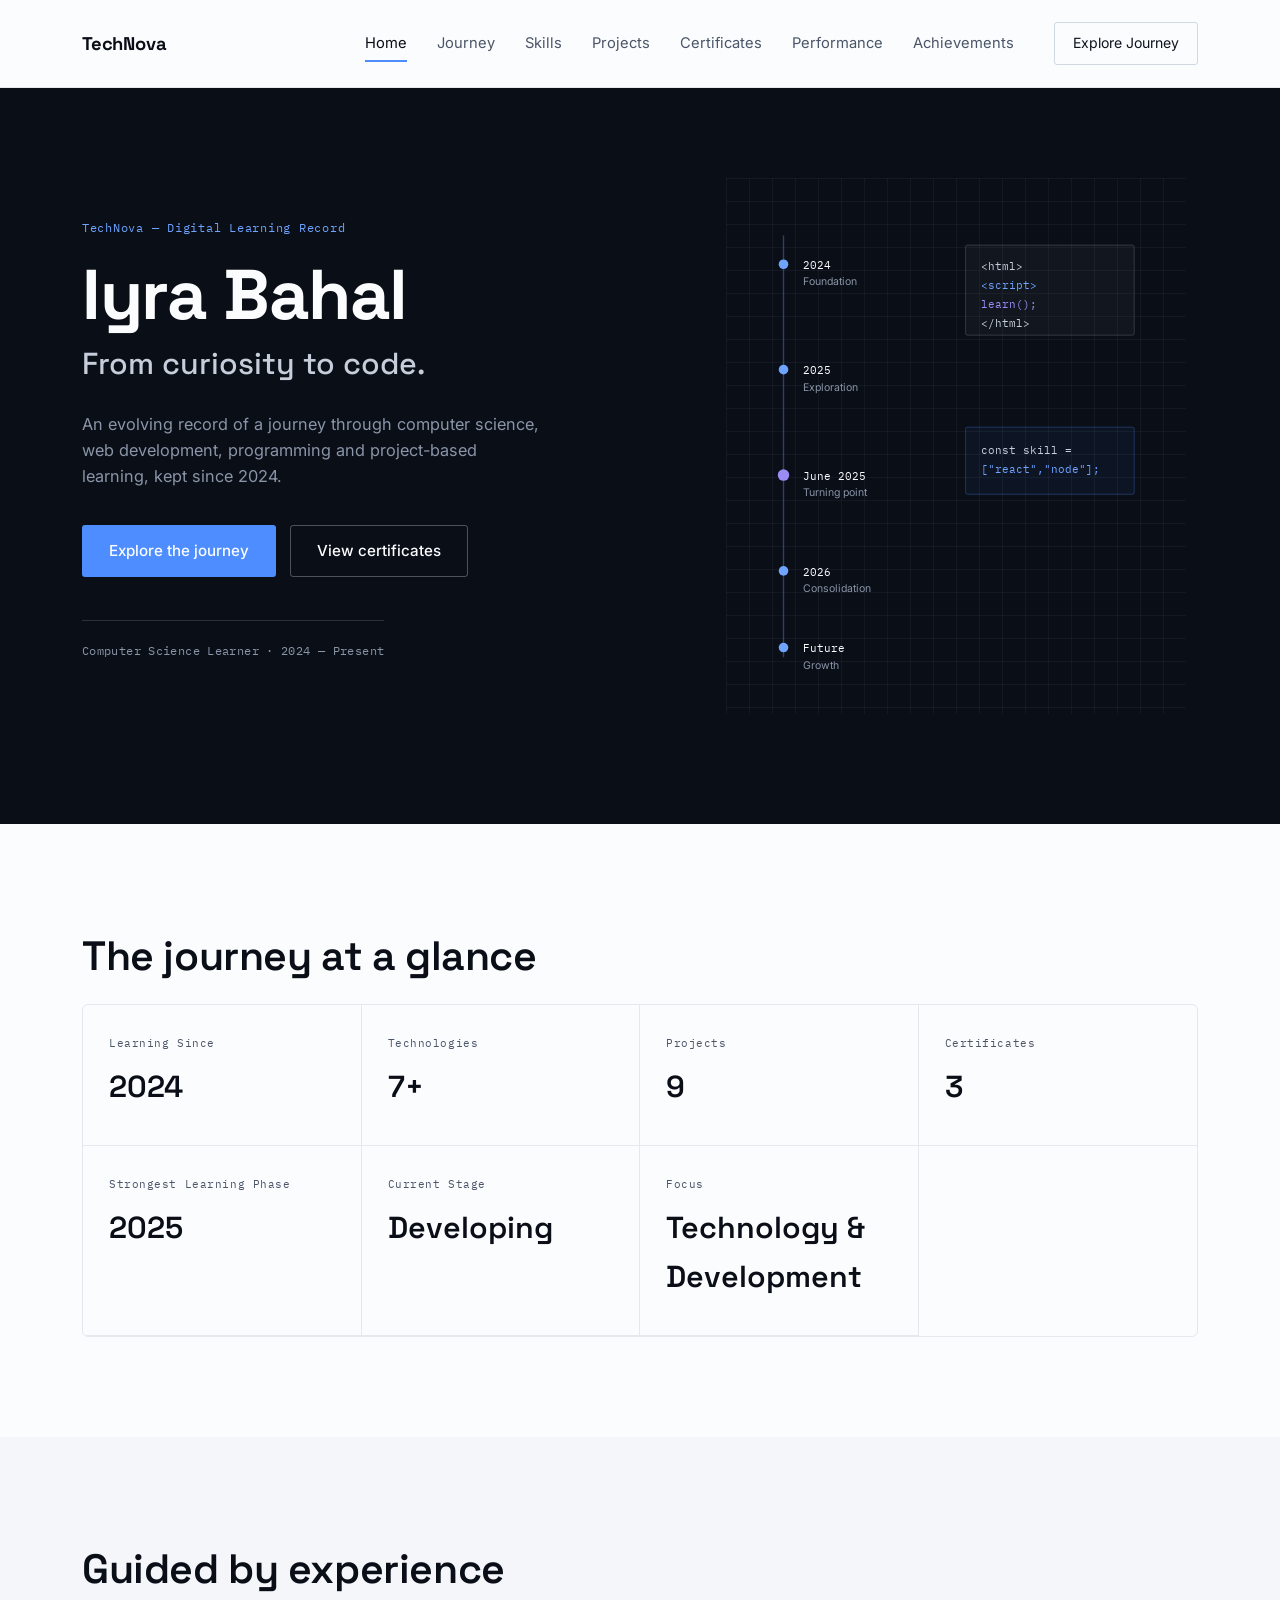
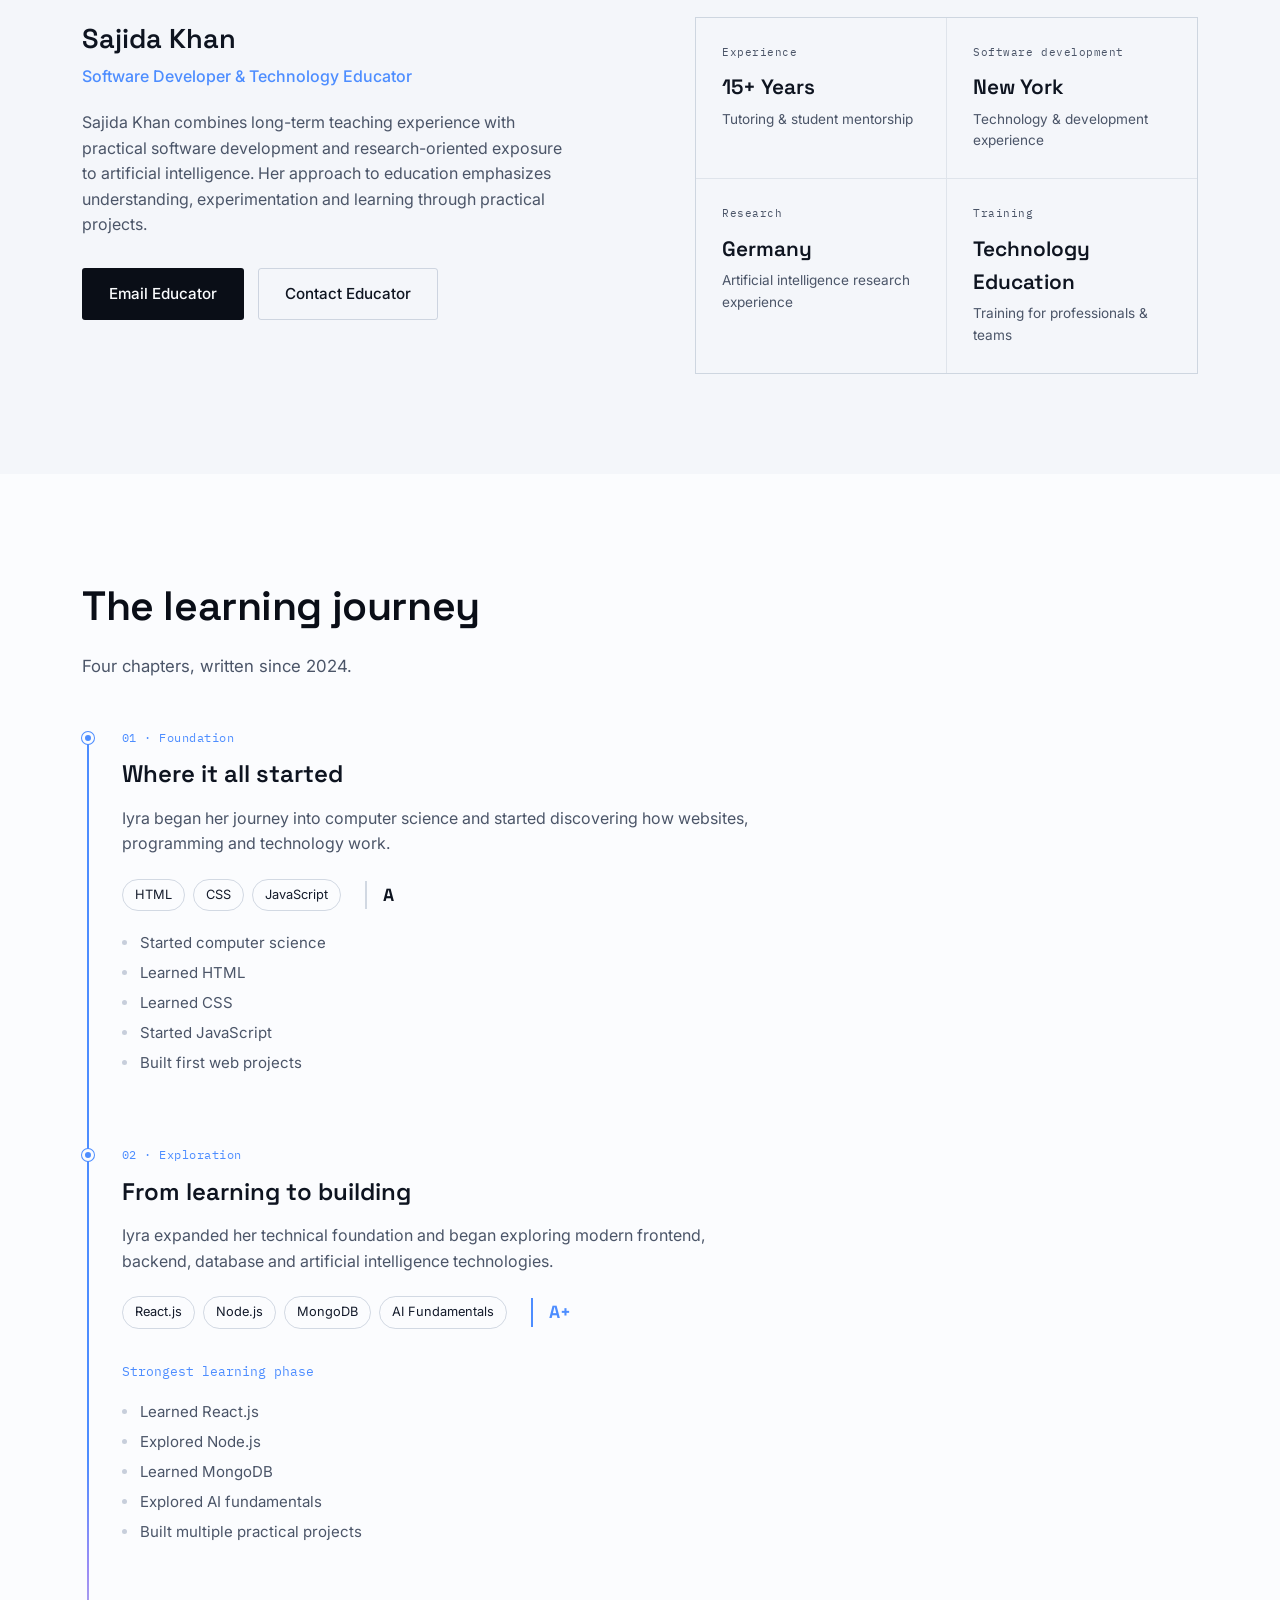
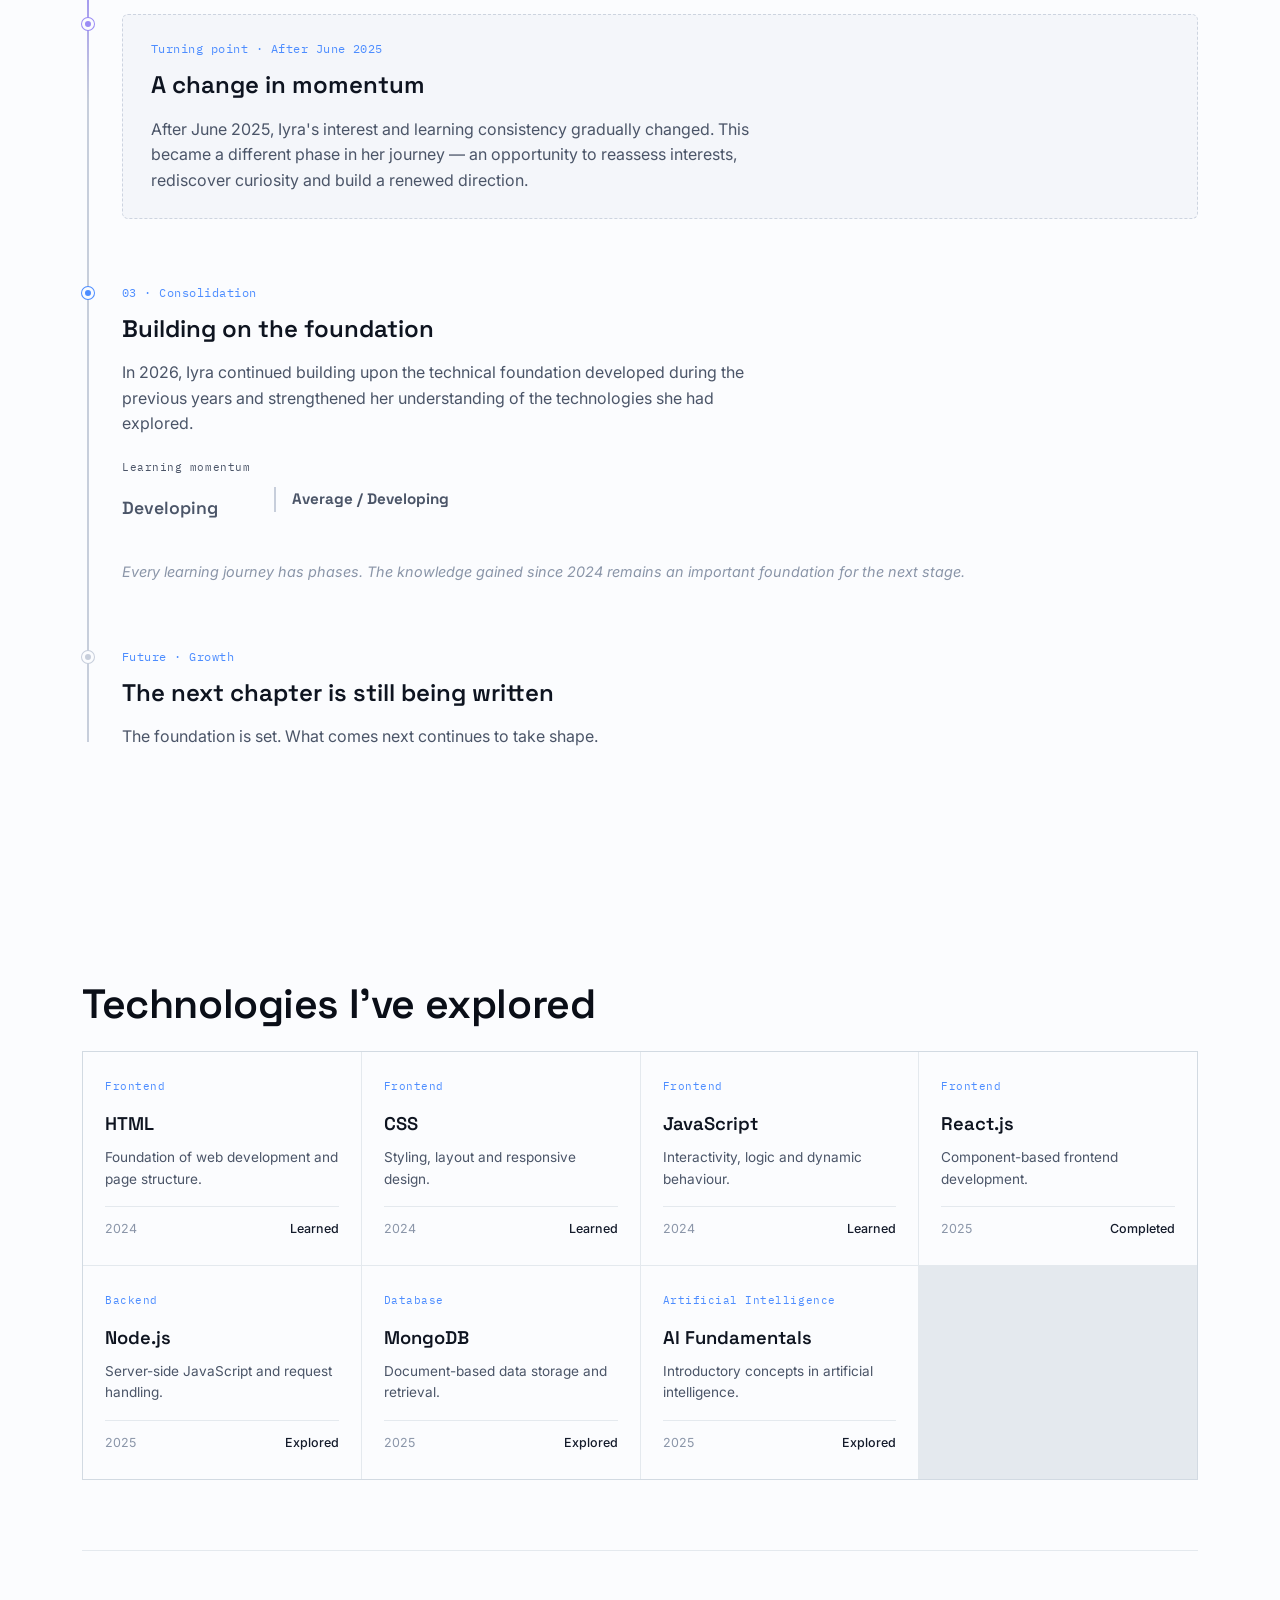
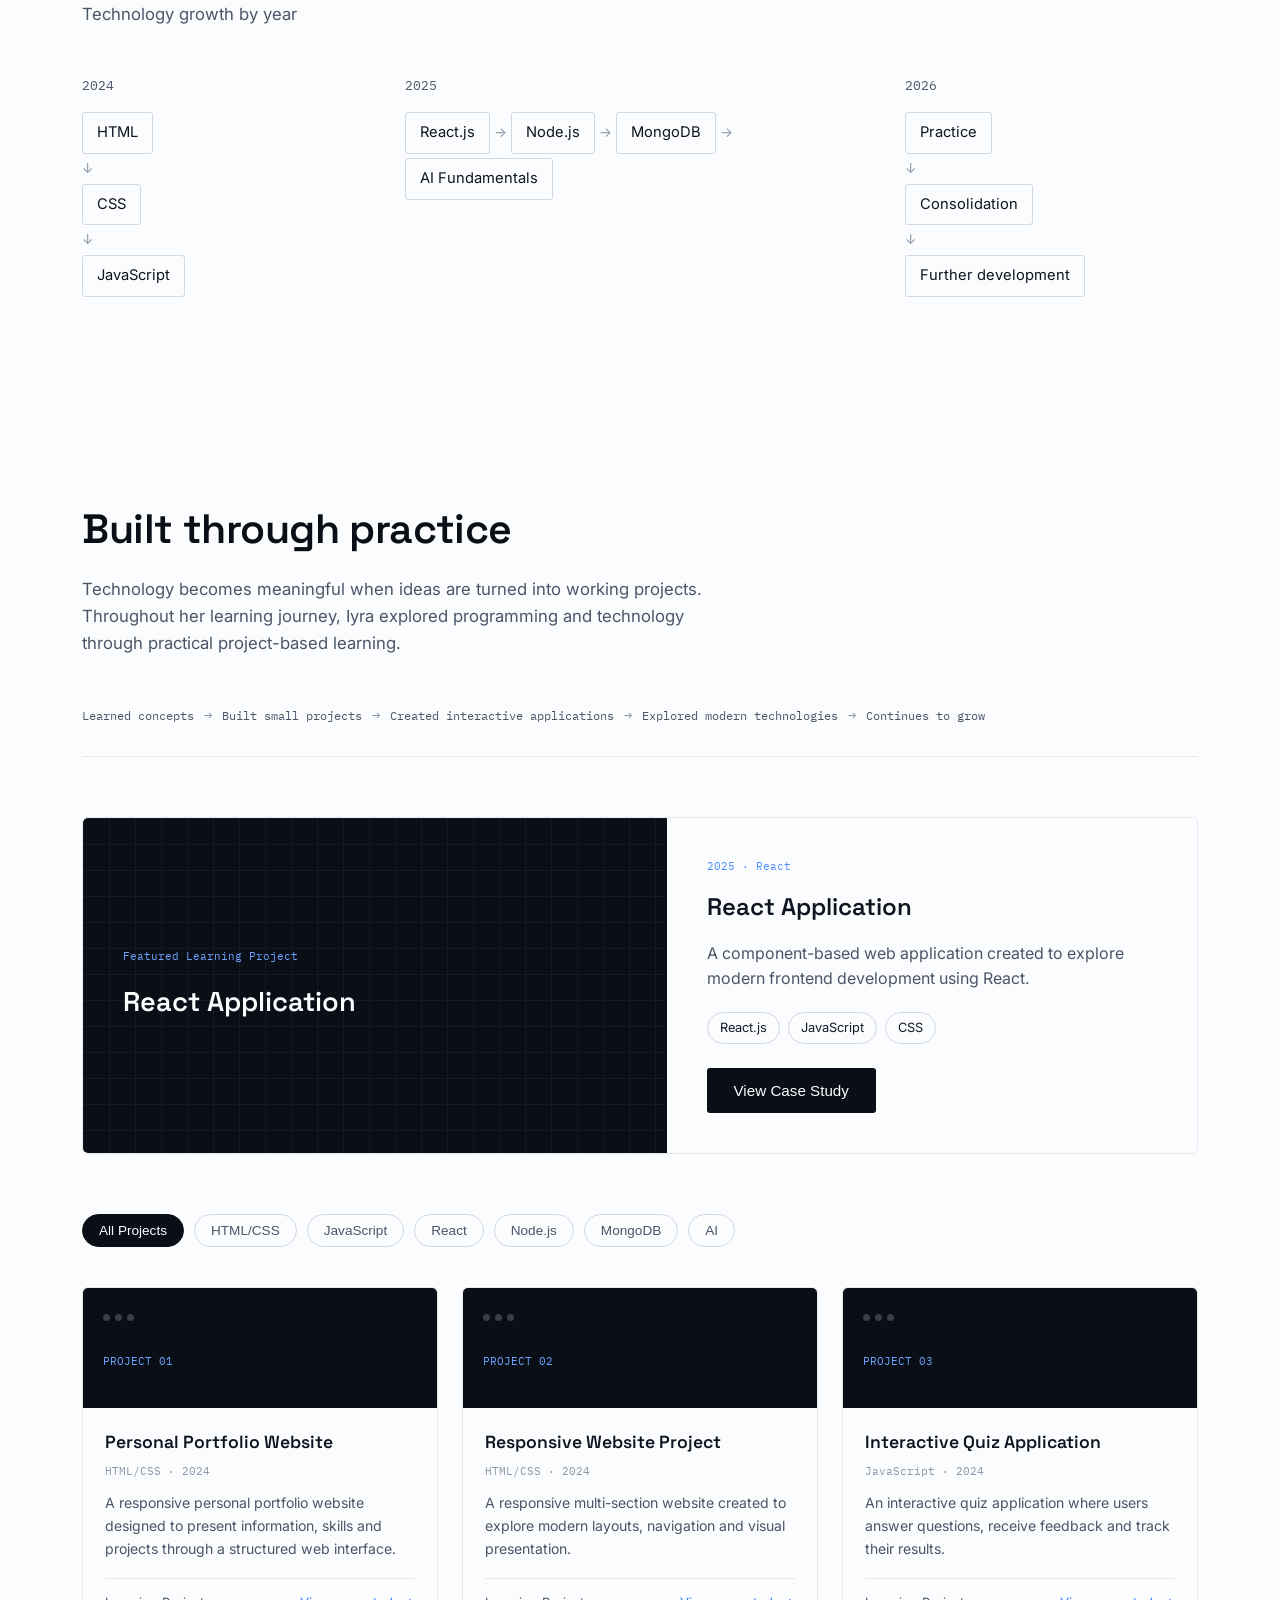
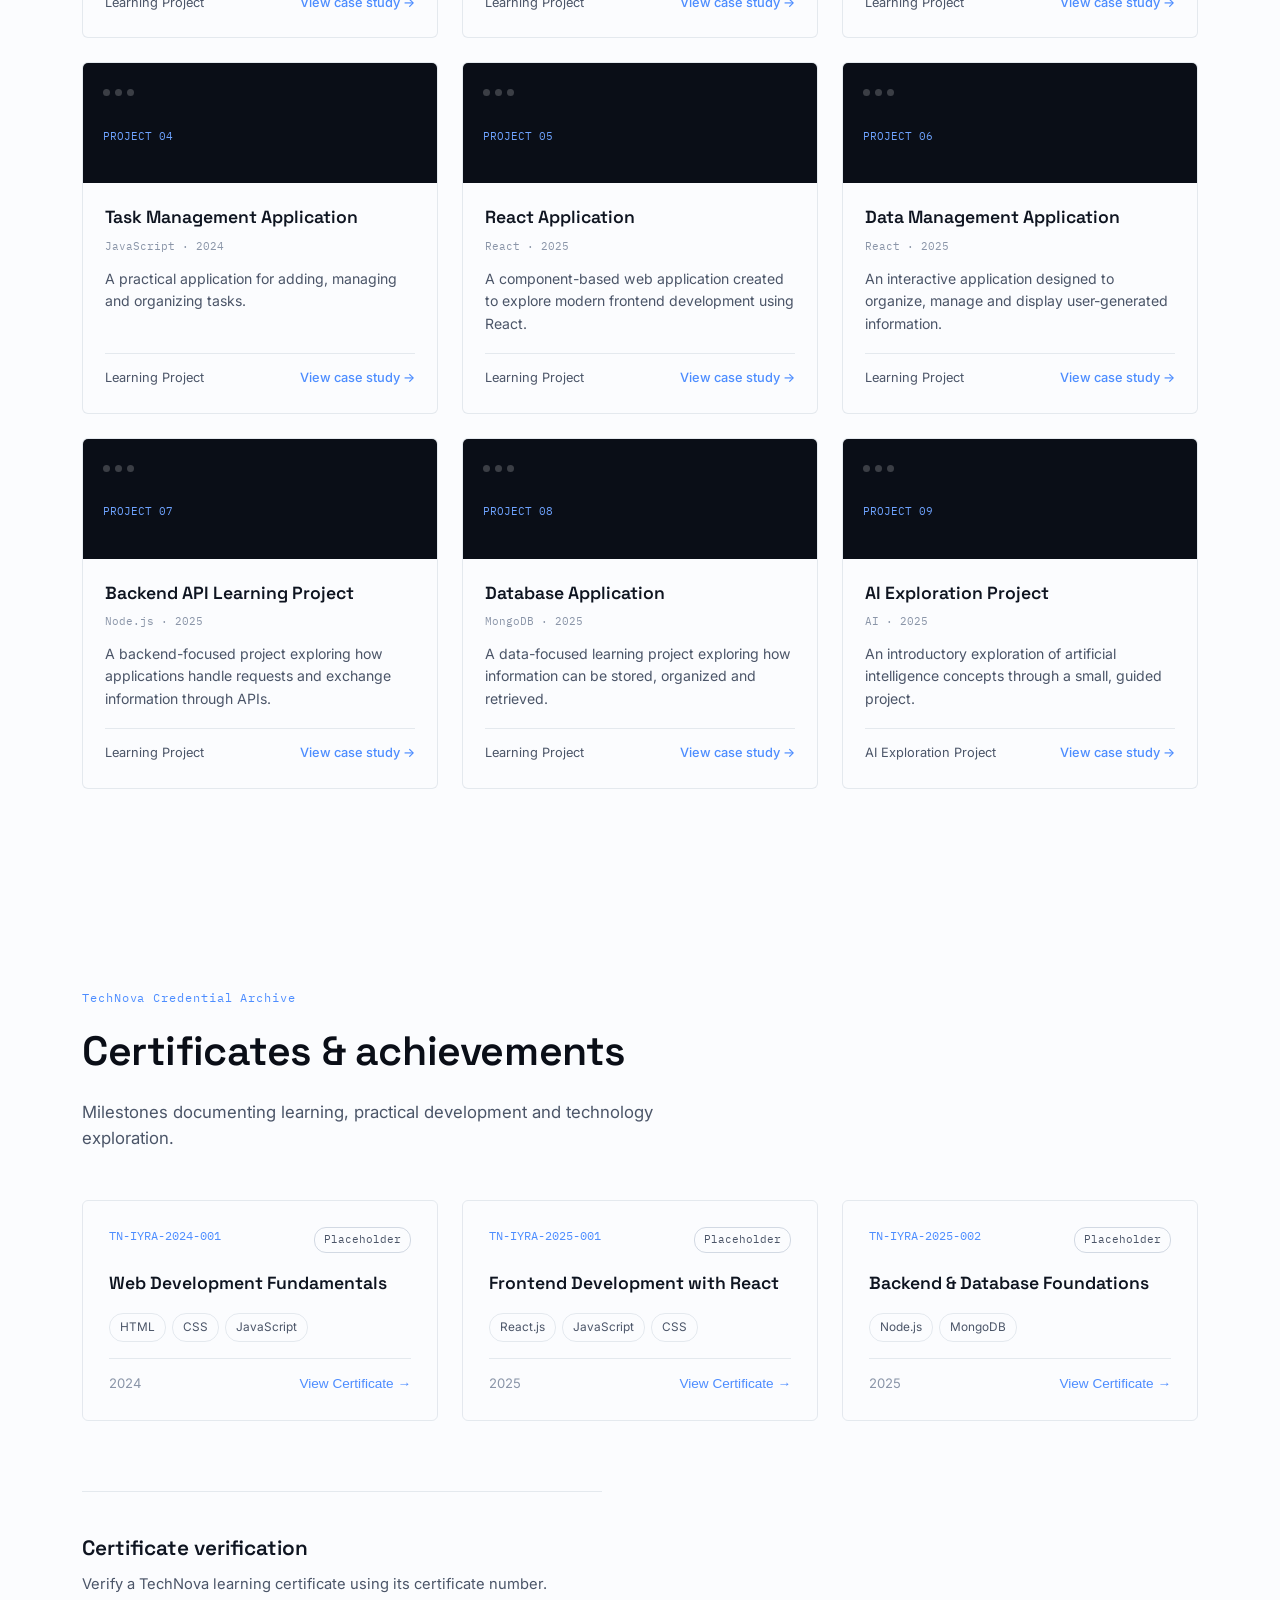
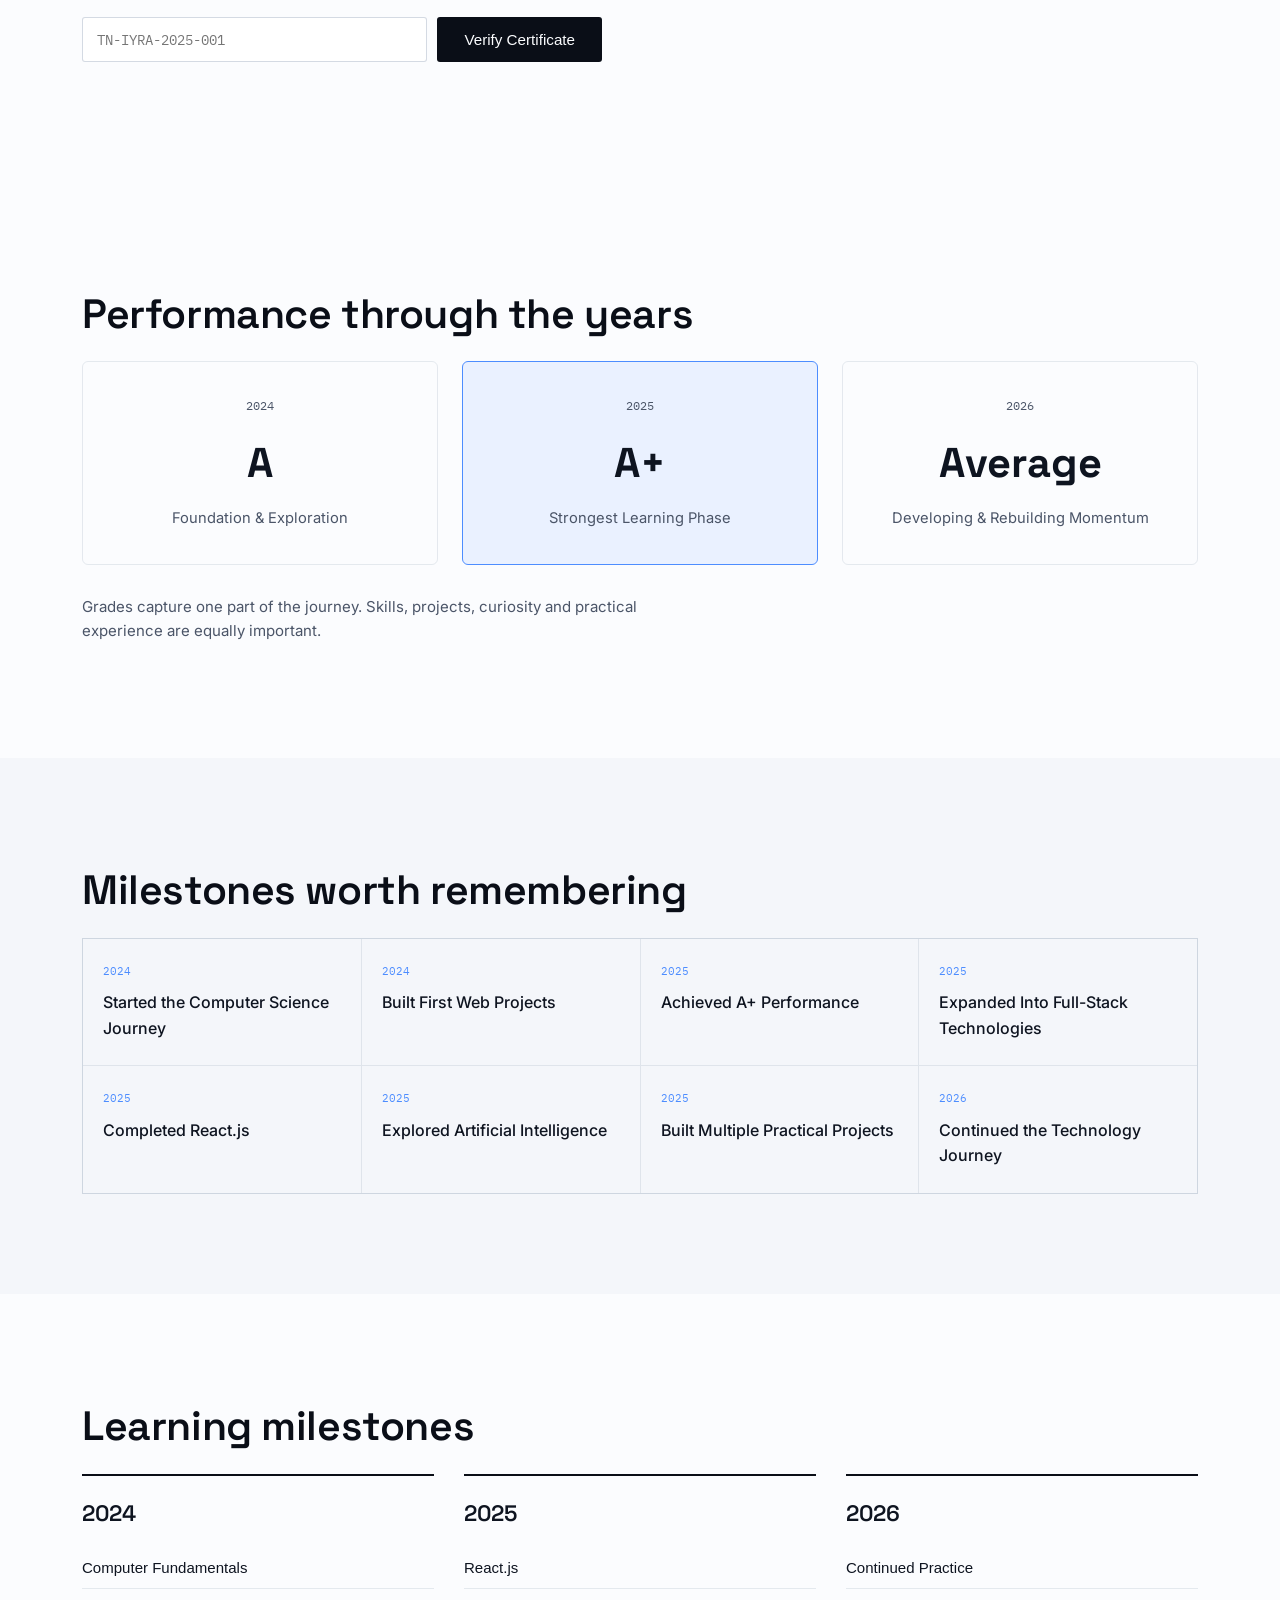
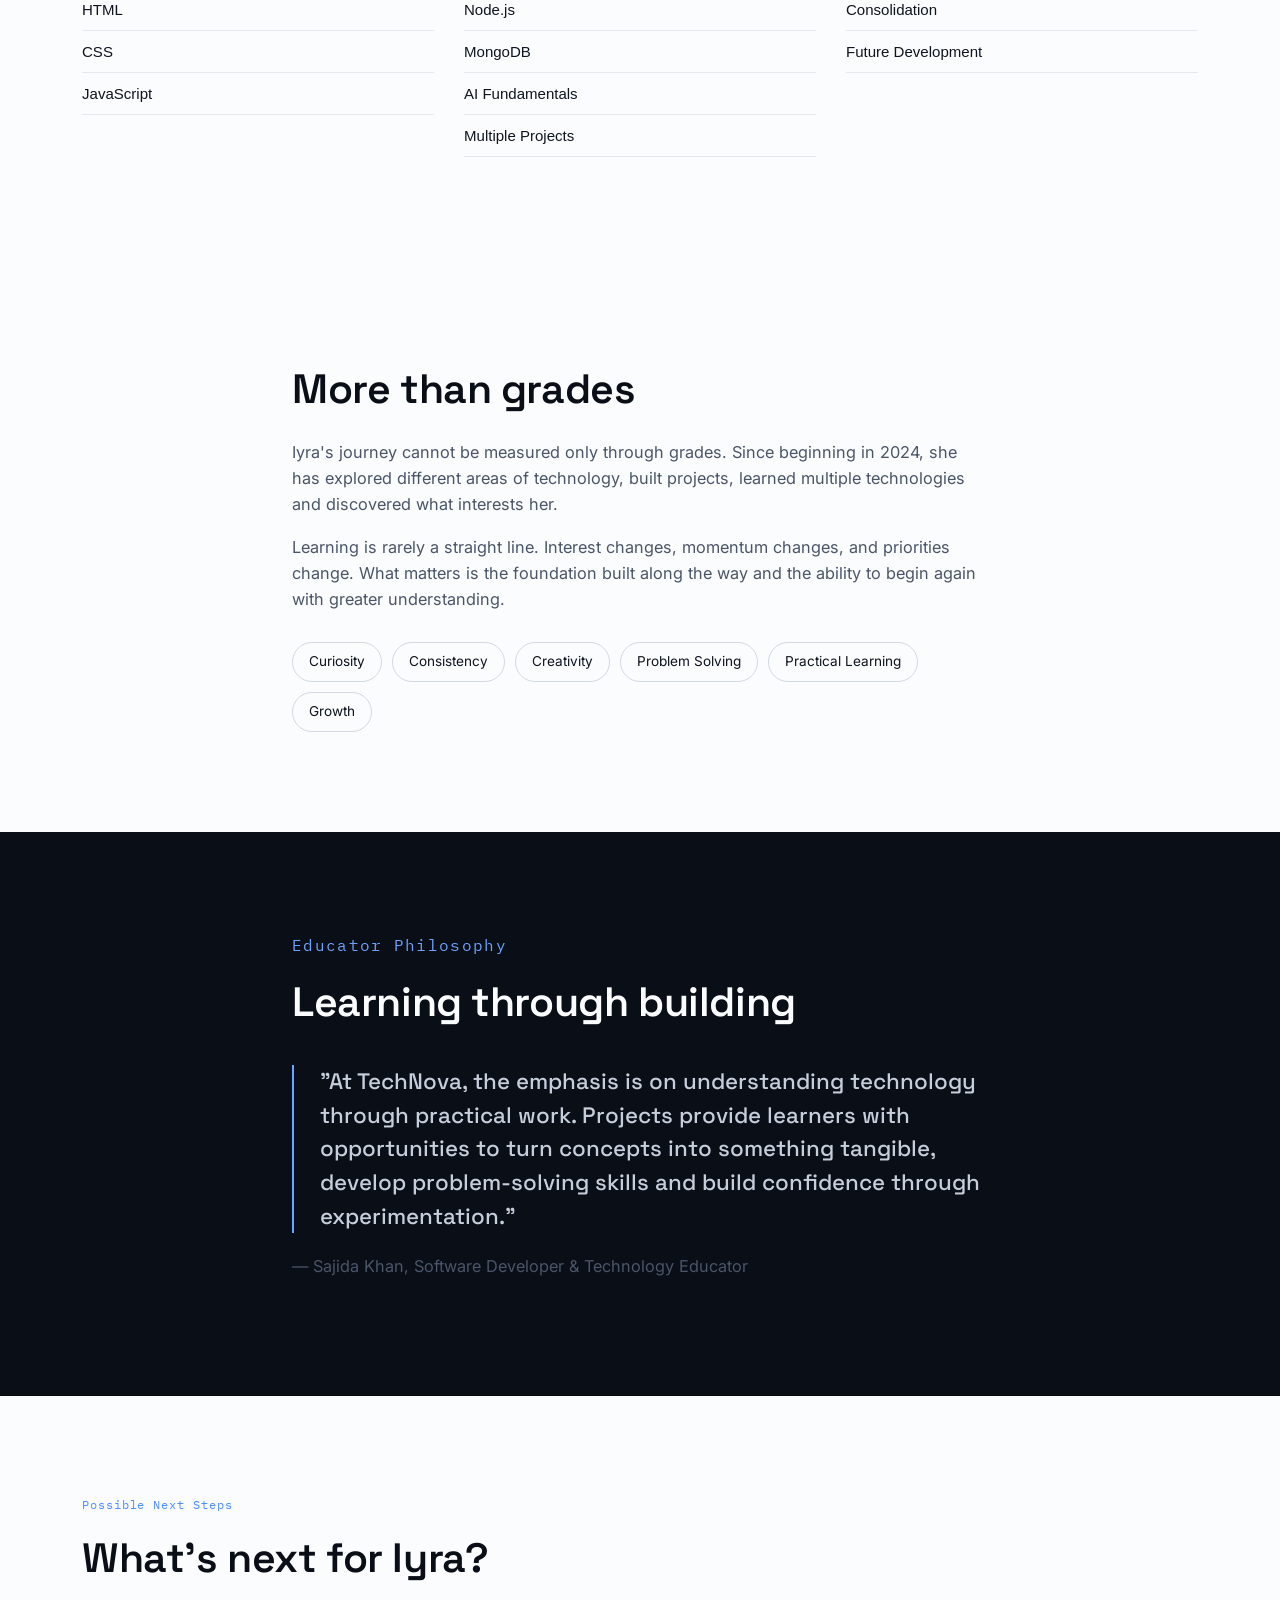
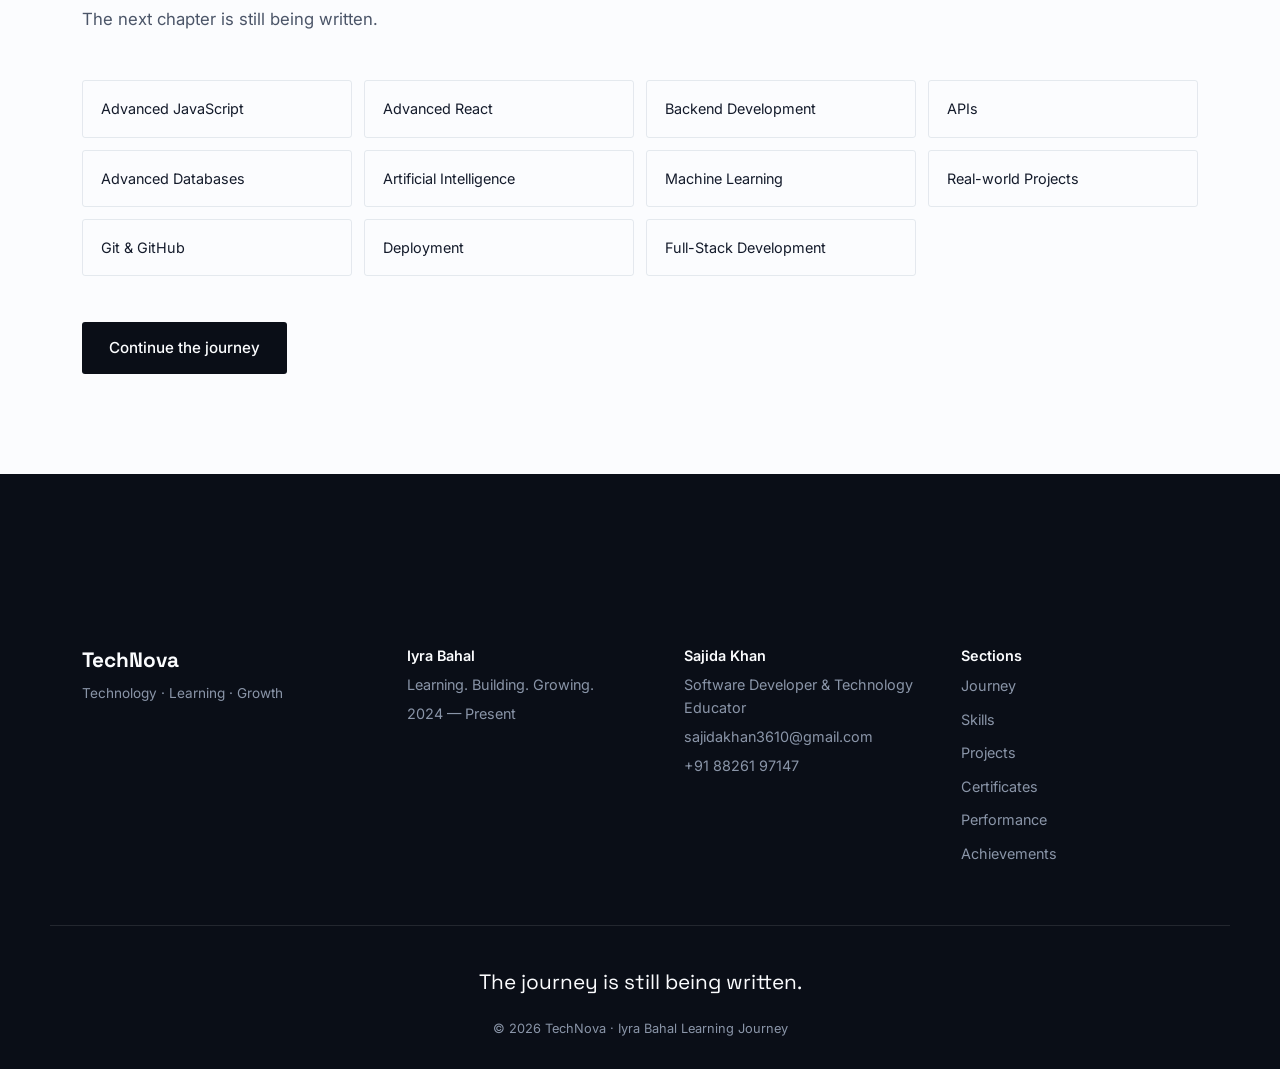
<file: index.html>
<!DOCTYPE html>
<html lang="en">
<head>
<meta charset="UTF-8">
<meta name="viewport" content="width=device-width, initial-scale=1.0">
<title>Iyra Bahal — Digital Learning Record | TechNova</title>
<meta name="description" content="TechNova digital learning record for Iyra Bahal — a journey through computer science and technology from 2024 to the present.">
<link rel="preconnect" href="https://fonts.googleapis.com">
<link rel="preconnect" href="https://fonts.gstatic.com" crossorigin>
<link href="https://fonts.googleapis.com/css2?family=Space+Grotesk:wght@400;500;600;700&family=Inter:wght@400;500;600;700&family=IBM+Plex+Mono:wght@400;500&display=swap" rel="stylesheet">
<link rel="stylesheet" href="style.css">
</head>
<body>

<a class="skip-link" href="#main">Skip to content</a>

<!-- ============ NAVIGATION ============ -->
<header class="site-header" id="site-header">
  <div class="nav-inner">
    <a href="#top" class="brand">TechNova</a>

    <nav class="primary-nav" id="primary-nav" aria-label="Primary">
      <ul>
        <li><a href="#top" data-nav>Home</a></li>
        <li><a href="#journey" data-nav>Journey</a></li>
        <li><a href="#skills" data-nav>Skills</a></li>
        <li><a href="#projects" data-nav>Projects</a></li>
        <li><a href="#certificates" data-nav>Certificates</a></li>
        <li><a href="#performance" data-nav>Performance</a></li>
        <li><a href="#achievements" data-nav>Achievements</a></li>
      </ul>
    </nav>

    <a href="#journey" class="nav-cta">Explore Journey</a>

    <button class="menu-toggle" id="menu-toggle" aria-expanded="false" aria-controls="mobile-nav" aria-label="Open menu">
      <span></span><span></span><span></span>
    </button>
  </div>
</header>

<div class="mobile-nav" id="mobile-nav">
  <ul>
    <li><a href="#top" data-nav>Home</a></li>
    <li><a href="#journey" data-nav>Journey</a></li>
    <li><a href="#skills" data-nav>Skills</a></li>
    <li><a href="#projects" data-nav>Projects</a></li>
    <li><a href="#certificates" data-nav>Certificates</a></li>
    <li><a href="#performance" data-nav>Performance</a></li>
    <li><a href="#achievements" data-nav>Achievements</a></li>
  </ul>
</div>

<main id="main">

<!-- ============ HERO ============ -->
<section class="hero" id="top">
  <div class="hero-grid">

    <div class="hero-copy">
      <p class="hero-label">TechNova — Digital Learning Record</p>
      <h1 class="hero-name">Iyra Bahal</h1>
      <p class="hero-statement">From curiosity to code.</p>
      <p class="hero-desc">An evolving record of a journey through computer science, web development, programming and project-based learning, kept since 2024.</p>

      <div class="hero-actions">
        <a href="#journey" class="btn btn-primary">Explore the journey</a>
        <a href="#certificates" class="btn btn-ghost">View certificates</a>
      </div>

      <p class="hero-badge">Computer Science Learner · 2024 — Present</p>
    </div>

    <div class="hero-visual" aria-hidden="true">
      <svg viewBox="0 0 480 560" class="hero-svg">
        <defs>
          <pattern id="grid" width="24" height="24" patternUnits="userSpaceOnUse">
            <path d="M 24 0 L 0 0 0 24" fill="none" stroke="rgba(148,163,184,0.14)" stroke-width="1"/>
          </pattern>
        </defs>
        <rect width="480" height="560" fill="url(#grid)"/>
        <line x1="60" y1="60" x2="60" y2="500" stroke="rgba(96,165,250,0.35)" stroke-width="1.5"/>
        <g class="node-group">
          <circle cx="60" cy="90" r="5" class="node node-a"/>
          <text x="80" y="95" class="node-label">2024</text>
          <text x="80" y="112" class="node-sub">Foundation</text>

          <circle cx="60" cy="200" r="5" class="node node-b"/>
          <text x="80" y="205" class="node-label">2025</text>
          <text x="80" y="222" class="node-sub">Exploration</text>

          <circle cx="60" cy="310" r="6" class="node node-c"/>
          <text x="80" y="315" class="node-label">June 2025</text>
          <text x="80" y="332" class="node-sub">Turning point</text>

          <circle cx="60" cy="410" r="5" class="node node-d"/>
          <text x="80" y="415" class="node-label">2026</text>
          <text x="80" y="432" class="node-sub">Consolidation</text>

          <circle cx="60" cy="490" r="5" class="node node-e"/>
          <text x="80" y="495" class="node-label">Future</text>
          <text x="80" y="512" class="node-sub">Growth</text>
        </g>
        <g class="code-frag" transform="translate(250,70)">
          <rect width="176" height="94" rx="2" class="frag-box"/>
          <text x="16" y="26" class="frag-text">&lt;html&gt;</text>
          <text x="16" y="46" class="frag-text frag-indent">&lt;script&gt;</text>
          <text x="16" y="66" class="frag-text frag-indent2">learn();</text>
          <text x="16" y="86" class="frag-text">&lt;/html&gt;</text>
        </g>
        <g class="code-frag" transform="translate(250,260)">
          <rect width="176" height="70" rx="2" class="frag-box frag-box-b"/>
          <text x="16" y="28" class="frag-text">const skill =</text>
          <text x="16" y="48" class="frag-text frag-indent">["react","node"];</text>
        </g>
      </svg>
    </div>
  </div>
</section>

<!-- ============ OVERVIEW ============ -->
<section class="overview" id="overview">
  <div class="section-inner">
    <h2 class="section-heading">The journey at a glance</h2>
    <div class="overview-grid" id="overview-grid"></div>
  </div>
</section>

<!-- ============ EDUCATOR ============ -->
<section class="educator" id="educator">
  <div class="section-inner">
    <h2 class="section-heading">Guided by experience</h2>

    <div class="educator-layout">
      <div class="educator-intro">
        <p class="educator-name">Sajida Khan</p>
        <p class="educator-title">Software Developer &amp; Technology Educator</p>
        <p class="educator-desc">Sajida Khan combines long-term teaching experience with practical software development and research-oriented exposure to artificial intelligence. Her approach to education emphasizes understanding, experimentation and learning through practical projects.</p>
        <div class="educator-actions">
          <a href="mailto:sajidakhan3610@gmail.com" class="btn btn-primary">Email Educator</a>
          <a href="tel:+918826197147" class="btn btn-ghost">Contact Educator</a>
        </div>
      </div>

      <div class="educator-facts">
        <div class="fact">
          <p class="fact-label">Experience</p>
          <p class="fact-value">15+ Years</p>
          <p class="fact-sub">Tutoring &amp; student mentorship</p>
        </div>
        <div class="fact">
          <p class="fact-label">Software development</p>
          <p class="fact-value">New York</p>
          <p class="fact-sub">Technology &amp; development experience</p>
        </div>
        <div class="fact">
          <p class="fact-label">Research</p>
          <p class="fact-value">Germany</p>
          <p class="fact-sub">Artificial intelligence research experience</p>
        </div>
        <div class="fact">
          <p class="fact-label">Training</p>
          <p class="fact-value">Technology Education</p>
          <p class="fact-sub">Training for professionals &amp; teams</p>
        </div>
      </div>
    </div>
  </div>
</section>

<!-- ============ LEARNING JOURNEY TIMELINE ============ -->
<section class="journey" id="journey">
  <div class="section-inner">
    <h2 class="section-heading">The learning journey</h2>
    <p class="section-sub">Four chapters, written since 2024.</p>

    <div class="timeline" id="timeline">

      <article class="timeline-item" data-year="2024">
        <div class="timeline-marker"></div>
        <div class="timeline-content">
          <p class="timeline-label">01 · Foundation</p>
          <h3 class="timeline-title">Where it all started</h3>
          <p class="timeline-desc">Iyra began her journey into computer science and started discovering how websites, programming and technology work.</p>
          <div class="timeline-meta">
            <div class="timeline-tech">
              <span class="tech-chip">HTML</span>
              <span class="tech-chip">CSS</span>
              <span class="tech-chip">JavaScript</span>
            </div>
            <div class="timeline-grade">A</div>
          </div>
          <ul class="timeline-milestones">
            <li>Started computer science</li>
            <li>Learned HTML</li>
            <li>Learned CSS</li>
            <li>Started JavaScript</li>
            <li>Built first web projects</li>
          </ul>
        </div>
      </article>

      <article class="timeline-item timeline-item--strong" data-year="2025">
        <div class="timeline-marker"></div>
        <div class="timeline-content">
          <p class="timeline-label">02 · Exploration</p>
          <h3 class="timeline-title">From learning to building</h3>
          <p class="timeline-desc">Iyra expanded her technical foundation and began exploring modern frontend, backend, database and artificial intelligence technologies.</p>
          <div class="timeline-meta">
            <div class="timeline-tech">
              <span class="tech-chip">React.js</span>
              <span class="tech-chip">Node.js</span>
              <span class="tech-chip">MongoDB</span>
              <span class="tech-chip">AI Fundamentals</span>
            </div>
            <div class="timeline-grade timeline-grade--top">A+</div>
          </div>
          <p class="timeline-tag">Strongest learning phase</p>
          <ul class="timeline-milestones">
            <li>Learned React.js</li>
            <li>Explored Node.js</li>
            <li>Learned MongoDB</li>
            <li>Explored AI fundamentals</li>
            <li>Built multiple practical projects</li>
          </ul>
        </div>
      </article>

      <article class="timeline-item timeline-item--turning" data-year="turning">
        <div class="timeline-marker timeline-marker--turning"></div>
        <div class="timeline-content">
          <p class="timeline-label">Turning point · After June 2025</p>
          <h3 class="timeline-title">A change in momentum</h3>
          <p class="timeline-desc">After June 2025, Iyra's interest and learning consistency gradually changed. This became a different phase in her journey — an opportunity to reassess interests, rediscover curiosity and build a renewed direction.</p>
        </div>
      </article>

      <article class="timeline-item" data-year="2026">
        <div class="timeline-marker"></div>
        <div class="timeline-content">
          <p class="timeline-label">03 · Consolidation</p>
          <h3 class="timeline-title">Building on the foundation</h3>
          <p class="timeline-desc">In 2026, Iyra continued building upon the technical foundation developed during the previous years and strengthened her understanding of the technologies she had explored.</p>
          <div class="timeline-meta">
            <div class="momentum">
              <p class="fact-label">Learning momentum</p>
              <p class="momentum-value">Developing</p>
            </div>
            <div class="timeline-grade timeline-grade--dev">Average / Developing</div>
          </div>
          <p class="timeline-note">Every learning journey has phases. The knowledge gained since 2024 remains an important foundation for the next stage.</p>
        </div>
      </article>

      <article class="timeline-item timeline-item--future" data-year="future">
        <div class="timeline-marker timeline-marker--future"></div>
        <div class="timeline-content">
          <p class="timeline-label">Future · Growth</p>
          <h3 class="timeline-title">The next chapter is still being written</h3>
          <p class="timeline-desc">The foundation is set. What comes next continues to take shape.</p>
        </div>
      </article>

    </div>
  </div>
</section>

<!-- ============ SKILLS ============ -->
<section class="skills" id="skills">
  <div class="section-inner">
    <h2 class="section-heading">Technologies I've explored</h2>
    <div class="skills-grid" id="skills-grid"></div>

    <div class="growth-map">
      <p class="section-sub">Technology growth by year</p>
      <div class="growth-columns">
        <div class="growth-col">
          <p class="growth-year">2024</p>
          <div class="growth-chain">
            <span>HTML</span><span class="arrow">↓</span>
            <span>CSS</span><span class="arrow">↓</span>
            <span>JavaScript</span>
          </div>
        </div>
        <div class="growth-col">
          <p class="growth-year">2025</p>
          <div class="growth-chain growth-chain--row">
            <span>React.js</span><span class="arrow">→</span>
            <span>Node.js</span><span class="arrow">→</span>
            <span>MongoDB</span><span class="arrow">→</span>
            <span>AI Fundamentals</span>
          </div>
        </div>
        <div class="growth-col">
          <p class="growth-year">2026</p>
          <div class="growth-chain">
            <span>Practice</span><span class="arrow">↓</span>
            <span>Consolidation</span><span class="arrow">↓</span>
            <span>Further development</span>
          </div>
        </div>
      </div>
    </div>
  </div>
</section>

<!-- ============ PROJECTS ============ -->
<section class="projects" id="projects">
  <div class="section-inner">
    <h2 class="section-heading">Built through practice</h2>
    <p class="section-sub">Technology becomes meaningful when ideas are turned into working projects. Throughout her learning journey, Iyra explored programming and technology through practical project-based learning.</p>

    <div class="progression-strip">
      <span>Learned concepts</span><span class="arrow">→</span>
      <span>Built small projects</span><span class="arrow">→</span>
      <span>Created interactive applications</span><span class="arrow">→</span>
      <span>Explored modern technologies</span><span class="arrow">→</span>
      <span>Continues to grow</span>
    </div>

    <div id="featured-project-wrap"></div>

    <div class="project-filters" id="project-filters" role="group" aria-label="Filter projects">
      <button class="filter-btn is-active" data-filter="all">All Projects</button>
      <button class="filter-btn" data-filter="HTML/CSS">HTML/CSS</button>
      <button class="filter-btn" data-filter="JavaScript">JavaScript</button>
      <button class="filter-btn" data-filter="React">React</button>
      <button class="filter-btn" data-filter="Node.js">Node.js</button>
      <button class="filter-btn" data-filter="MongoDB">MongoDB</button>
      <button class="filter-btn" data-filter="AI">AI</button>
    </div>

    <div class="project-grid" id="project-grid"></div>
  </div>
</section>

<!-- Project Modal -->
<div class="modal" id="project-modal" aria-hidden="true">
  <div class="modal-overlay" data-close-modal></div>
  <div class="modal-panel" role="dialog" aria-modal="true" aria-labelledby="project-modal-title">
    <button class="modal-close" data-close-modal aria-label="Close">&times;</button>
    <div id="project-modal-body"></div>
  </div>
</div>

<!-- ============ CERTIFICATES ============ -->
<section class="certificates" id="certificates">
  <div class="section-inner">
    <p class="section-eyebrow">TechNova Credential Archive</p>
    <h2 class="section-heading">Certificates &amp; achievements</h2>
    <p class="section-sub">Milestones documenting learning, practical development and technology exploration.</p>

    <div class="certificate-grid" id="certificate-grid"></div>

    <div class="verify-panel">
      <h3 class="verify-title">Certificate verification</h3>
      <p class="verify-sub">Verify a TechNova learning certificate using its certificate number.</p>
      <form id="verify-form" class="verify-form">
        <label for="verify-input" class="sr-only">Certificate number</label>
        <input type="text" id="verify-input" placeholder="TN-IYRA-2025-001" autocomplete="off">
        <button type="submit" class="btn btn-primary">Verify Certificate</button>
      </form>
      <div id="verify-result" class="verify-result" role="status"></div>
    </div>
  </div>
</section>

<!-- Certificate Viewer Modal -->
<div class="modal modal--wide" id="certificate-modal" aria-hidden="true">
  <div class="modal-overlay" data-close-modal></div>
  <div class="modal-panel modal-panel--cert" role="dialog" aria-modal="true" aria-labelledby="cert-modal-title">
    <button class="modal-close" data-close-modal aria-label="Close">&times;</button>
    <div class="cert-toolbar">
      <button id="cert-zoom-out" class="cert-tool-btn" aria-label="Zoom out">−</button>
      <span id="cert-zoom-level" class="cert-zoom-level">100%</span>
      <button id="cert-zoom-in" class="cert-tool-btn" aria-label="Zoom in">+</button>
      <button id="cert-print" class="cert-tool-btn">Print</button>
      <button id="cert-download" class="cert-tool-btn">Download / Save</button>
    </div>
    <div class="cert-viewer" id="cert-viewer">
      <div class="cert-scale-wrap" id="cert-scale-wrap"></div>
    </div>
  </div>
</div>

<!-- ============ PERFORMANCE ============ -->
<section class="performance" id="performance">
  <div class="section-inner">
    <h2 class="section-heading">Performance through the years</h2>
    <div class="performance-grid" id="performance-grid"></div>
    <p class="performance-note">Grades capture one part of the journey. Skills, projects, curiosity and practical experience are equally important.</p>
  </div>
</section>

<!-- ============ ACHIEVEMENTS ============ -->
<section class="achievements" id="achievements">
  <div class="section-inner">
    <h2 class="section-heading">Milestones worth remembering</h2>
    <div class="achievement-wall" id="achievement-wall"></div>
  </div>
</section>

<!-- ============ MILESTONES ============ -->
<section class="milestones" id="learning-milestones">
  <div class="section-inner">
    <h2 class="section-heading">Learning milestones</h2>
    <div class="milestone-years" id="milestone-years"></div>
  </div>
</section>

<div class="milestone-panel" id="milestone-panel" aria-hidden="true">
  <div class="milestone-panel-overlay" data-close-milestone></div>
  <div class="milestone-panel-body" role="dialog" aria-modal="true">
    <button class="modal-close" data-close-milestone aria-label="Close">&times;</button>
    <div id="milestone-panel-content"></div>
  </div>
</div>

<!-- ============ MORE THAN GRADES ============ -->
<section class="more-than-grades">
  <div class="section-inner narrow">
    <h2 class="section-heading">More than grades</h2>
    <p>Iyra's journey cannot be measured only through grades. Since beginning in 2024, she has explored different areas of technology, built projects, learned multiple technologies and discovered what interests her.</p>
    <p>Learning is rarely a straight line. Interest changes, momentum changes, and priorities change. What matters is the foundation built along the way and the ability to begin again with greater understanding.</p>
    <div class="value-tags">
      <span>Curiosity</span>
      <span>Consistency</span>
      <span>Creativity</span>
      <span>Problem Solving</span>
      <span>Practical Learning</span>
      <span>Growth</span>
    </div>
  </div>
</section>

<!-- ============ EDUCATOR PHILOSOPHY ============ -->
<section class="philosophy">
  <div class="section-inner narrow">
    <p class="section-eyebrow">Educator Philosophy</p>
    <h2 class="section-heading">Learning through building</h2>
    <blockquote class="philosophy-quote">
      "At TechNova, the emphasis is on understanding technology through practical work. Projects provide learners with opportunities to turn concepts into something tangible, develop problem-solving skills and build confidence through experimentation."
    </blockquote>
    <p class="philosophy-attr">— Sajida Khan, Software Developer &amp; Technology Educator</p>
  </div>
</section>

<!-- ============ WHAT'S NEXT ============ -->
<section class="whats-next" id="whats-next">
  <div class="section-inner">
    <p class="section-eyebrow">Possible Next Steps</p>
    <h2 class="section-heading">What's next for Iyra?</h2>
    <p class="section-sub">The next chapter is still being written.</p>

    <div class="next-grid" id="next-grid"></div>

    <a href="#top" class="btn btn-primary next-cta">Continue the journey</a>
  </div>
</section>

</main>

<!-- ============ FOOTER ============ -->
<footer class="site-footer">
  <div class="section-inner footer-grid">
    <div class="footer-brand">
      <p class="footer-technova">TechNova</p>
      <p class="footer-tagline">Technology · Learning · Growth</p>
    </div>

    <div class="footer-col">
      <p class="footer-heading">Iyra Bahal</p>
      <p>Learning. Building. Growing.</p>
      <p>2024 — Present</p>
    </div>

    <div class="footer-col">
      <p class="footer-heading">Sajida Khan</p>
      <p>Software Developer &amp; Technology Educator</p>
      <p><a href="mailto:sajidakhan3610@gmail.com">sajidakhan3610@gmail.com</a></p>
      <p><a href="tel:+918826197147">+91 88261 97147</a></p>
    </div>

    <div class="footer-col">
      <p class="footer-heading">Sections</p>
      <ul class="footer-links">
        <li><a href="#journey">Journey</a></li>
        <li><a href="#skills">Skills</a></li>
        <li><a href="#projects">Projects</a></li>
        <li><a href="#certificates">Certificates</a></li>
        <li><a href="#performance">Performance</a></li>
        <li><a href="#achievements">Achievements</a></li>
      </ul>
    </div>
  </div>

  <p class="footer-statement">The journey is still being written.</p>
  <p class="footer-copyright">© 2026 TechNova · Iyra Bahal Learning Journey</p>
</footer>

<button id="back-to-top" class="back-to-top" aria-label="Back to top">↑</button>

<script src="script.js"></script>
</body>
</html>
</file>
<file: style.css>
/* =========================================================
   TECHNOVA — Iyra Bahal Digital Learning Record
   ========================================================= */

:root {
  /* Color tokens */
  --navy-950: #0a0e17;
  --navy-900: #0e1420;
  --navy-800: #141b2b;
  --navy-700: #1b2436;
  --slate-600: #4b5568;
  --slate-400: #8a95a8;
  --gray-300: #c7cedb;
  --gray-100: #eef1f6;
  --white: #fbfcfe;
  --off-white: #f4f6fa;
  --blue-500: #4d8dff;
  --blue-400: #6ea3ff;
  --blue-050: #eaf1ff;
  --violet-400: #9b8cf5;
  --line: rgba(148,163,184,0.22);
  --line-strong: rgba(148,163,184,0.4);

  /* Typography */
  --font-display: 'Space Grotesk', 'Segoe UI', system-ui, sans-serif;
  --font-body: 'Inter', 'Segoe UI', system-ui, -apple-system, sans-serif;
  --font-mono: 'IBM Plex Mono', 'SFMono-Regular', Consolas, monospace;

  --container: 1180px;
  --radius-s: 3px;
  --radius-m: 6px;

  --shadow-1: 0 1px 2px rgba(10,14,23,0.06), 0 4px 16px rgba(10,14,23,0.06);
  --shadow-2: 0 8px 30px rgba(10,14,23,0.12);
}

* { box-sizing: border-box; }
html { scroll-behavior: smooth; }

@media (prefers-reduced-motion: reduce) {
  html { scroll-behavior: auto; }
  *, *::before, *::after { animation-duration: 0.001ms !important; animation-iteration-count: 1 !important; transition-duration: 0.001ms !important; }
}

body {
  margin: 0;
  font-family: var(--font-body);
  color: var(--navy-900);
  background: var(--white);
  line-height: 1.6;
  -webkit-font-smoothing: antialiased;
}

img { max-width: 100%; display: block; }

a {
  color: inherit;
  text-decoration: none;
}

ul { margin: 0; padding: 0; list-style: none; }

.sr-only {
  position: absolute; width: 1px; height: 1px; padding: 0; margin: -1px;
  overflow: hidden; clip: rect(0,0,0,0); white-space: nowrap; border: 0;
}

.skip-link {
  position: absolute; left: -999px; top: 0; background: var(--navy-950); color: var(--white);
  padding: 10px 16px; z-index: 999; border-radius: 0 0 var(--radius-s) 0;
}
.skip-link:focus { left: 0; }

:focus-visible {
  outline: 2px solid var(--blue-500);
  outline-offset: 3px;
}

/* ===================== LAYOUT HELPERS ===================== */

.section-inner {
  max-width: var(--container);
  margin: 0 auto;
  padding: 100px 32px;
}
.section-inner.narrow { max-width: 760px; }

.section-heading {
  font-family: var(--font-display);
  font-weight: 600;
  font-size: clamp(1.9rem, 3.2vw, 2.6rem);
  letter-spacing: -0.01em;
  margin: 0 0 14px;
  color: var(--navy-950);
}

.section-sub {
  font-size: 1.05rem;
  color: var(--slate-600);
  max-width: 620px;
  margin: 0 0 48px;
}

.section-eyebrow {
  font-family: var(--font-mono);
  font-size: 0.72rem;
  letter-spacing: 0.08em;
  color: var(--blue-500);
  margin: 0 0 12px;
}

.btn {
  display: inline-flex;
  align-items: center;
  justify-content: center;
  padding: 13px 26px;
  border-radius: var(--radius-s);
  font-size: 0.95rem;
  font-weight: 500;
  border: 1px solid transparent;
  cursor: pointer;
  transition: background 0.18s ease, border-color 0.18s ease, color 0.18s ease, transform 0.12s ease;
}
.btn-primary {
  background: var(--navy-950);
  color: var(--white);
}
.btn-primary:hover { background: var(--blue-500); transform: translateY(-1px); }
.btn-ghost {
  background: transparent;
  color: var(--navy-900);
  border-color: var(--line-strong);
}
.btn-ghost:hover { border-color: var(--navy-900); }

/* ===================== NAVIGATION ===================== */

.site-header {
  position: sticky;
  top: 0;
  z-index: 60;
  background: rgba(251,252,254,0.86);
  backdrop-filter: blur(10px);
  border-bottom: 1px solid var(--line);
  transition: padding 0.25s ease, box-shadow 0.25s ease;
}
.site-header.is-scrolled {
  box-shadow: 0 2px 18px rgba(10,14,23,0.06);
}
.nav-inner {
  max-width: var(--container);
  margin: 0 auto;
  padding: 22px 32px;
  display: flex;
  align-items: center;
  gap: 40px;
  transition: padding 0.25s ease;
}
.site-header.is-scrolled .nav-inner { padding-top: 14px; padding-bottom: 14px; }

.brand {
  font-family: var(--font-display);
  font-weight: 700;
  font-size: 1.15rem;
  letter-spacing: -0.01em;
  color: var(--navy-950);
  margin-right: auto;
}

.primary-nav ul {
  display: flex;
  gap: 30px;
}
.primary-nav a {
  font-size: 0.92rem;
  color: var(--slate-600);
  position: relative;
  padding: 4px 0;
  transition: color 0.18s ease;
}
.primary-nav a:hover { color: var(--navy-950); }
.primary-nav a.is-active { color: var(--navy-950); }
.primary-nav a.is-active::after {
  content: '';
  position: absolute;
  left: 0; right: 0; bottom: -6px;
  height: 2px;
  background: var(--blue-500);
}

.nav-cta {
  border: 1px solid var(--line-strong);
  padding: 9px 18px;
  border-radius: var(--radius-s);
  font-size: 0.88rem;
  white-space: nowrap;
  transition: border-color 0.18s ease, background 0.18s ease;
}
.nav-cta:hover { background: var(--navy-950); color: var(--white); border-color: var(--navy-950); }

.menu-toggle {
  display: none;
  flex-direction: column;
  justify-content: center;
  gap: 5px;
  width: 34px;
  height: 34px;
  background: none;
  border: none;
  cursor: pointer;
  padding: 0;
}
.menu-toggle span {
  display: block;
  height: 2px;
  background: var(--navy-950);
  border-radius: 1px;
  transition: transform 0.25s ease, opacity 0.25s ease;
}
.menu-toggle[aria-expanded="true"] span:nth-child(1) { transform: translateY(7px) rotate(45deg); }
.menu-toggle[aria-expanded="true"] span:nth-child(2) { opacity: 0; }
.menu-toggle[aria-expanded="true"] span:nth-child(3) { transform: translateY(-7px) rotate(-45deg); }

.mobile-nav {
  position: fixed;
  inset: 0;
  top: 0;
  background: var(--navy-950);
  z-index: 70;
  display: flex;
  align-items: center;
  justify-content: center;
  transform: translateY(-100%);
  transition: transform 0.35s ease;
}
.mobile-nav.is-open { transform: translateY(0); }
.mobile-nav ul { display: flex; flex-direction: column; gap: 28px; text-align: center; }
.mobile-nav a { font-family: var(--font-display); font-size: 1.6rem; color: var(--white); }

/* ===================== HERO ===================== */

.hero {
  background: var(--navy-950);
  color: var(--white);
  overflow: hidden;
}
.hero-grid {
  max-width: var(--container);
  margin: 0 auto;
  padding: 90px 32px 110px;
  display: grid;
  grid-template-columns: 1.1fr 0.9fr;
  gap: 40px;
  align-items: center;
}
.hero-label {
  font-family: var(--font-mono);
  font-size: 0.78rem;
  letter-spacing: 0.06em;
  color: var(--blue-400);
  margin: 0 0 22px;
}
.hero-name {
  font-family: var(--font-display);
  font-size: clamp(2.6rem, 6vw, 4.4rem);
  font-weight: 700;
  line-height: 1.02;
  margin: 0 0 8px;
  letter-spacing: -0.02em;
}
.hero-statement {
  font-family: var(--font-display);
  font-size: clamp(1.4rem, 2.6vw, 1.9rem);
  font-weight: 500;
  color: var(--gray-300);
  margin: 0 0 22px;
}
.hero-desc {
  max-width: 460px;
  color: var(--slate-400);
  font-size: 1.02rem;
  margin: 0 0 36px;
}
.hero-actions { display: flex; gap: 14px; flex-wrap: wrap; margin-bottom: 30px; }
.hero .btn-ghost { color: var(--white); border-color: rgba(255,255,255,0.28); }
.hero .btn-ghost:hover { border-color: var(--white); }
.hero .btn-primary { background: var(--blue-500); }
.hero .btn-primary:hover { background: var(--blue-400); }

.hero-badge {
  font-family: var(--font-mono);
  font-size: 0.78rem;
  color: var(--slate-400);
  letter-spacing: 0.03em;
  border-top: 1px solid rgba(255,255,255,0.14);
  padding-top: 20px;
  display: inline-block;
}

.hero-visual { display: flex; justify-content: center; }
.hero-svg { width: 100%; max-width: 460px; height: auto; }
.node { fill: var(--blue-400); }
.node-b { fill: var(--blue-400); }
.node-c { fill: var(--violet-400); }
.node-label { font-family: var(--font-mono); font-size: 12px; fill: var(--white); }
.node-sub { font-family: var(--font-body); font-size: 11px; fill: var(--slate-400); }
.frag-box { fill: rgba(255,255,255,0.03); stroke: rgba(148,163,184,0.28); stroke-width: 1; }
.frag-box-b { fill: rgba(77,141,255,0.06); stroke: rgba(77,141,255,0.3); }
.frag-text { font-family: var(--font-mono); font-size: 11px; fill: var(--gray-300); }
.frag-indent { fill: var(--blue-400); }
.frag-indent2 { fill: var(--violet-400); }

/* ===================== OVERVIEW ===================== */

.overview-grid {
  display: grid;
  grid-template-columns: repeat(4, 1fr);
  border: 1px solid var(--line);
  border-radius: var(--radius-m);
  overflow: hidden;
}
.overview-card {
  padding: 30px 26px;
  border-right: 1px solid var(--line);
  border-bottom: 1px solid var(--line);
}
.overview-card:nth-child(4n) { border-right: none; }
.overview-label {
  font-family: var(--font-mono);
  font-size: 0.7rem;
  letter-spacing: 0.05em;
  color: var(--slate-600);
  margin: 0 0 10px;
}
.overview-value {
  font-family: var(--font-display);
  font-size: 1.9rem;
  font-weight: 600;
  margin: 0 0 4px;
  color: var(--navy-950);
}
.overview-note { font-size: 0.88rem; color: var(--slate-600); margin: 0; }

/* ===================== EDUCATOR ===================== */

.educator { background: var(--off-white); }
.educator-layout {
  display: grid;
  grid-template-columns: 1.1fr 1fr;
  gap: 60px;
}
.educator-name {
  font-family: var(--font-display);
  font-size: 1.7rem;
  font-weight: 600;
  margin: 0 0 4px;
}
.educator-title { color: var(--blue-500); font-weight: 500; margin: 0 0 20px; }
.educator-desc { color: var(--slate-600); margin: 0 0 30px; max-width: 480px; }
.educator-actions { display: flex; gap: 14px; flex-wrap: wrap; }

.educator-facts {
  display: grid;
  grid-template-columns: 1fr 1fr;
  gap: 1px;
  background: var(--line);
  border: 1px solid var(--line);
}
.fact { background: var(--off-white); padding: 26px; }
.fact-label {
  font-family: var(--font-mono);
  font-size: 0.68rem;
  letter-spacing: 0.05em;
  color: var(--slate-600);
  margin: 0 0 10px;
}
.fact-value { font-family: var(--font-display); font-size: 1.3rem; font-weight: 600; margin: 0 0 4px; }
.fact-sub { font-size: 0.85rem; color: var(--slate-600); margin: 0; }

/* ===================== TIMELINE ===================== */

.timeline { position: relative; padding-left: 40px; margin-top: 20px; }
.timeline::before {
  content: '';
  position: absolute;
  left: 5px; top: 8px; bottom: 8px;
  width: 2px;
  background: linear-gradient(to bottom, var(--blue-500) 0%, var(--blue-500) 45%, var(--violet-400) 52%, var(--gray-300) 60%, var(--gray-300) 100%);
}
.timeline-item {
  position: relative;
  padding-bottom: 64px;
}
.timeline-item:last-child { padding-bottom: 0; }
.timeline-marker {
  position: absolute;
  left: -40px;
  top: 4px;
  width: 12px; height: 12px;
  border-radius: 50%;
  background: var(--blue-500);
  border: 3px solid var(--white);
  box-shadow: 0 0 0 1px var(--blue-500);
}
.timeline-marker--turning { background: var(--violet-400); box-shadow: 0 0 0 1px var(--violet-400); }
.timeline-marker--future { background: var(--gray-300); box-shadow: 0 0 0 1px var(--gray-300); }

.timeline-label {
  font-family: var(--font-mono);
  font-size: 0.75rem;
  letter-spacing: 0.04em;
  color: var(--blue-500);
  margin: 0 0 8px;
}
.timeline-title {
  font-family: var(--font-display);
  font-size: 1.5rem;
  font-weight: 600;
  margin: 0 0 12px;
}
.timeline-desc { color: var(--slate-600); max-width: 640px; margin: 0 0 22px; }

.timeline-meta { display: flex; align-items: center; gap: 24px; flex-wrap: wrap; margin-bottom: 20px; }
.timeline-tech { display: flex; gap: 8px; flex-wrap: wrap; }
.tech-chip {
  font-size: 0.8rem;
  padding: 5px 12px;
  border: 1px solid var(--line-strong);
  border-radius: 20px;
  color: var(--navy-800);
}
.timeline-grade {
  font-family: var(--font-display);
  font-weight: 700;
  font-size: 1.1rem;
  border-left: 2px solid var(--line-strong);
  padding-left: 16px;
}
.timeline-grade--top { color: var(--blue-500); border-color: var(--blue-500); }
.timeline-grade--dev { font-size: 0.95rem; color: var(--slate-600); border-color: var(--gray-300); }

.timeline-tag {
  display: inline-block;
  font-size: 0.8rem;
  font-family: var(--font-mono);
  color: var(--blue-500);
  margin-bottom: 18px;
}

.timeline-milestones li {
  position: relative;
  padding-left: 18px;
  color: var(--slate-600);
  font-size: 0.94rem;
  margin-bottom: 6px;
}
.timeline-milestones li::before {
  content: '';
  position: absolute;
  left: 0; top: 9px;
  width: 5px; height: 5px;
  border-radius: 50%;
  background: var(--gray-300);
}

.timeline-item--turning .timeline-content {
  padding: 24px 28px;
  border: 1px dashed var(--line-strong);
  border-radius: var(--radius-m);
  background: var(--off-white);
}
.timeline-item--turning .timeline-desc { margin-bottom: 0; }

.momentum { }
.momentum-value {
  font-family: var(--font-display);
  font-weight: 600;
  font-size: 1.1rem;
  color: var(--slate-600);
}
.timeline-note { font-size: 0.9rem; color: var(--slate-400); font-style: italic; margin: 0; }

/* ===================== SKILLS ===================== */

.skills-grid {
  display: grid;
  grid-template-columns: repeat(4, 1fr);
  gap: 1px;
  background: var(--line);
  border: 1px solid var(--line);
  margin-bottom: 70px;
}
.skill-card {
  background: var(--white);
  padding: 26px 22px;
  transition: background 0.2s ease;
}
.skill-card:hover { background: var(--off-white); }
.skill-category {
  font-family: var(--font-mono);
  font-size: 0.66rem;
  letter-spacing: 0.05em;
  color: var(--blue-500);
  margin: 0 0 14px;
}
.skill-name { font-family: var(--font-display); font-size: 1.15rem; font-weight: 600; margin: 0 0 8px; }
.skill-desc { font-size: 0.85rem; color: var(--slate-600); margin: 0 0 16px; min-height: 40px; }
.skill-foot { display: flex; justify-content: space-between; font-size: 0.78rem; color: var(--slate-400); border-top: 1px solid var(--line); padding-top: 12px; }
.skill-status { color: var(--navy-800); font-weight: 500; }

.growth-map { border-top: 1px solid var(--line); padding-top: 50px; }
.growth-columns { display: grid; grid-template-columns: 1fr 1.6fr 1fr; gap: 30px; }
.growth-year { font-family: var(--font-mono); font-size: 0.8rem; color: var(--slate-600); margin: 0 0 16px; }
.growth-chain { display: flex; flex-direction: column; align-items: flex-start; gap: 4px; }
.growth-chain span:not(.arrow) {
  font-size: 0.92rem;
  padding: 8px 14px;
  border: 1px solid var(--line-strong);
  border-radius: var(--radius-s);
}
.growth-chain--row { flex-direction: row; align-items: center; flex-wrap: wrap; }
.arrow { color: var(--slate-400); font-size: 0.85rem; }

/* ===================== PROJECTS ===================== */

.progression-strip {
  display: flex;
  flex-wrap: wrap;
  gap: 10px;
  align-items: center;
  font-family: var(--font-mono);
  font-size: 0.76rem;
  color: var(--slate-600);
  margin-bottom: 60px;
  padding-bottom: 30px;
  border-bottom: 1px solid var(--line);
}

.featured-project {
  display: grid;
  grid-template-columns: 1.1fr 1fr;
  gap: 0;
  border: 1px solid var(--line);
  border-radius: var(--radius-m);
  overflow: hidden;
  margin-bottom: 60px;
}
.featured-preview {
  background: var(--navy-950);
  padding: 40px;
  display: flex;
  flex-direction: column;
  justify-content: center;
  color: var(--white);
  position: relative;
  min-height: 260px;
}
.featured-preview::before {
  content: '';
  position: absolute; inset: 0;
  background-image: linear-gradient(rgba(148,163,184,0.08) 1px, transparent 1px), linear-gradient(90deg, rgba(148,163,184,0.08) 1px, transparent 1px);
  background-size: 26px 26px;
}
.featured-preview-inner { position: relative; }
.featured-tag { font-family: var(--font-mono); font-size: 0.7rem; color: var(--blue-400); margin: 0 0 14px; }
.featured-name { font-family: var(--font-display); font-size: 1.7rem; font-weight: 600; margin: 0; }

.featured-info { padding: 40px; }
.featured-eyebrow { font-family: var(--font-mono); font-size: 0.7rem; color: var(--blue-500); margin: 0 0 12px; }
.featured-title { font-family: var(--font-display); font-size: 1.5rem; font-weight: 600; margin: 0 0 14px; }
.featured-desc { color: var(--slate-600); margin: 0 0 20px; }
.featured-tech { display: flex; gap: 8px; flex-wrap: wrap; margin-bottom: 24px; }

.project-filters { display: flex; gap: 10px; flex-wrap: wrap; margin-bottom: 40px; }
.filter-btn {
  font-size: 0.85rem;
  padding: 8px 16px;
  border: 1px solid var(--line-strong);
  border-radius: 20px;
  background: transparent;
  cursor: pointer;
  color: var(--slate-600);
  transition: all 0.18s ease;
}
.filter-btn:hover { border-color: var(--navy-900); color: var(--navy-900); }
.filter-btn.is-active { background: var(--navy-950); border-color: var(--navy-950); color: var(--white); }

.project-grid {
  display: grid;
  grid-template-columns: repeat(3, 1fr);
  gap: 24px;
}
.project-card {
  border: 1px solid var(--line);
  border-radius: var(--radius-m);
  overflow: hidden;
  background: var(--white);
  cursor: pointer;
  transition: border-color 0.2s ease, transform 0.2s ease, box-shadow 0.2s ease;
  display: flex;
  flex-direction: column;
}
.project-card:hover { border-color: var(--line-strong); box-shadow: var(--shadow-1); transform: translateY(-2px); }
.project-frame {
  background: var(--navy-950);
  color: var(--white);
  padding: 26px 20px;
  min-height: 120px;
  display: flex; flex-direction: column; justify-content: space-between;
}
.project-frame-dots { display: flex; gap: 5px; margin-bottom: 18px; }
.project-frame-dots span { width: 7px; height: 7px; border-radius: 50%; background: rgba(255,255,255,0.2); }
.project-number { font-family: var(--font-mono); font-size: 0.7rem; color: var(--blue-400); }
.project-body { padding: 20px 22px 24px; flex: 1; display: flex; flex-direction: column; }
.project-name { font-family: var(--font-display); font-size: 1.1rem; font-weight: 600; margin: 0 0 6px; }
.project-cat { font-family: var(--font-mono); font-size: 0.7rem; color: var(--slate-400); margin: 0 0 12px; }
.project-desc { font-size: 0.88rem; color: var(--slate-600); margin: 0 0 18px; flex: 1; }
.project-foot { display: flex; justify-content: space-between; align-items: center; font-size: 0.8rem; border-top: 1px solid var(--line); padding-top: 14px; }
.project-status { color: var(--slate-600); }
.project-link { color: var(--blue-500); font-weight: 500; }

/* ===================== MODAL (shared) ===================== */

.modal {
  position: fixed; inset: 0; z-index: 90;
  display: none;
  align-items: flex-start;
  justify-content: center;
  padding: 60px 20px;
  overflow-y: auto;
}
.modal.is-open { display: flex; }
.modal-overlay {
  position: fixed; inset: 0;
  background: rgba(10,14,23,0.66);
  backdrop-filter: blur(3px);
}
.modal-panel {
  position: relative;
  background: var(--white);
  max-width: 720px;
  width: 100%;
  border-radius: var(--radius-m);
  padding: 46px;
  box-shadow: var(--shadow-2);
  z-index: 1;
}
.modal--wide .modal-panel,
.modal-panel--cert {
  max-width: 1040px;
  padding: 0;
  overflow: hidden;
}
.modal-close {
  position: absolute;
  top: 16px; right: 16px;
  width: 36px; height: 36px;
  border: none;
  background: var(--off-white);
  border-radius: 50%;
  font-size: 1.4rem;
  line-height: 1;
  cursor: pointer;
  color: var(--navy-900);
  z-index: 2;
}
.modal-close:hover { background: var(--gray-100); }

/* Project modal content */
.pm-meta { display: flex; gap: 26px; flex-wrap: wrap; margin: 20px 0 26px; padding-bottom: 22px; border-bottom: 1px solid var(--line); }
.pm-meta-item p:first-child { font-family: var(--font-mono); font-size: 0.68rem; color: var(--slate-400); margin: 0 0 4px; }
.pm-meta-item p:last-child { font-weight: 600; margin: 0; }
.pm-title { font-family: var(--font-display); font-size: 1.7rem; font-weight: 600; margin: 0 0 4px; padding-right: 40px; }
.pm-section { margin-bottom: 24px; }
.pm-section h4 { font-family: var(--font-mono); font-size: 0.72rem; letter-spacing: 0.04em; color: var(--blue-500); margin: 0 0 10px; }
.pm-section p { color: var(--slate-600); margin: 0; }
.pm-section ul li { position: relative; padding-left: 16px; color: var(--slate-600); margin-bottom: 6px; }
.pm-section ul li::before { content: '—'; position: absolute; left: 0; color: var(--slate-400); }
.pm-links { display: flex; gap: 12px; flex-wrap: wrap; margin-top: 30px; }
.pm-link-disabled { opacity: 0.5; cursor: not-allowed; }

/* ===================== CERTIFICATES ===================== */

.certificate-grid {
  display: grid;
  grid-template-columns: repeat(3, 1fr);
  gap: 24px;
  margin-bottom: 70px;
}
.cert-card {
  border: 1px solid var(--line);
  border-radius: var(--radius-m);
  padding: 26px;
  display: flex;
  flex-direction: column;
  gap: 16px;
  transition: box-shadow 0.2s ease, border-color 0.2s ease;
}
.cert-card:hover { box-shadow: var(--shadow-1); border-color: var(--line-strong); }
.cert-card-top { display: flex; justify-content: space-between; align-items: flex-start; }
.cert-number { font-family: var(--font-mono); font-size: 0.72rem; color: var(--blue-500); }
.cert-status {
  font-size: 0.68rem;
  font-family: var(--font-mono);
  padding: 3px 9px;
  border-radius: 12px;
  border: 1px solid var(--line-strong);
  color: var(--slate-600);
}
.cert-title { font-family: var(--font-display); font-size: 1.1rem; font-weight: 600; margin: 0; }
.cert-skills { display: flex; gap: 6px; flex-wrap: wrap; }
.cert-skills span { font-size: 0.74rem; padding: 4px 10px; border: 1px solid var(--line); border-radius: 14px; color: var(--slate-600); }
.cert-foot { display: flex; justify-content: space-between; align-items: center; font-size: 0.82rem; color: var(--slate-400); border-top: 1px solid var(--line); padding-top: 14px; margin-top: auto; }
.cert-view-btn { background: none; border: none; color: var(--blue-500); font-weight: 500; cursor: pointer; font-size: 0.85rem; padding: 0; }

/* Certificate document itself */
.cert-toolbar {
  display: flex; align-items: center; gap: 10px;
  padding: 14px 20px;
  border-bottom: 1px solid var(--line);
  background: var(--off-white);
}
.cert-tool-btn {
  border: 1px solid var(--line-strong);
  background: var(--white);
  padding: 7px 14px;
  border-radius: var(--radius-s);
  font-size: 0.82rem;
  cursor: pointer;
}
.cert-tool-btn:hover { border-color: var(--navy-900); }
.cert-zoom-level { font-family: var(--font-mono); font-size: 0.8rem; color: var(--slate-600); min-width: 44px; text-align: center; }

.cert-viewer {
  background: #d9dde5;
  padding: 40px;
  overflow: auto;
  max-height: 74vh;
  display: flex;
  justify-content: center;
}
.cert-scale-wrap { transform-origin: top center; transition: transform 0.15s ease; }

.certificate-doc {
  width: 1000px;
  height: 700px;
  background: #fbfaf6;
  position: relative;
  padding: 52px 64px;
  border: 1px solid #c9ccd4;
  box-shadow: var(--shadow-2);
  font-family: var(--font-body);
  color: var(--navy-950);
  overflow: hidden;
}
.certificate-doc::before {
  content: '';
  position: absolute; inset: 14px;
  border: 1px solid #b9bec9;
  pointer-events: none;
}
.certificate-doc::after {
  content: '';
  position: absolute; inset: 0;
  background-image:
    linear-gradient(rgba(20,27,43,0.025) 1px, transparent 1px),
    linear-gradient(90deg, rgba(20,27,43,0.025) 1px, transparent 1px);
  background-size: 34px 34px;
  pointer-events: none;
}
.cert-watermark {
  position: absolute;
  top: 50%; left: 50%;
  transform: translate(-50%,-50%);
  font-family: var(--font-display);
  font-size: 7rem;
  font-weight: 700;
  color: rgba(20,27,43,0.035);
  letter-spacing: 0.05em;
  white-space: nowrap;
  pointer-events: none;
}
.cert-corner { position: absolute; width: 26px; height: 26px; border: 1px solid var(--blue-500); opacity: 0.55; }
.cert-corner--tl { top: 22px; left: 22px; border-right: none; border-bottom: none; }
.cert-corner--tr { top: 22px; right: 22px; border-left: none; border-bottom: none; }
.cert-corner--bl { bottom: 22px; left: 22px; border-right: none; border-top: none; }
.cert-corner--br { bottom: 22px; right: 22px; border-left: none; border-top: none; }

.cert-inner { position: relative; height: 100%; display: flex; flex-direction: column; text-align: center; }
.cert-brand { font-family: var(--font-display); font-size: 1.5rem; font-weight: 700; letter-spacing: 0.04em; margin: 0; }
.cert-brand-tag { font-family: var(--font-mono); font-size: 0.68rem; letter-spacing: 0.08em; color: var(--slate-600); margin: 4px 0 26px; }
.cert-doc-title { font-family: var(--font-display); font-size: 1.15rem; letter-spacing: 0.1em; color: var(--slate-600); margin: 0 0 20px; }
.cert-presented { font-size: 0.9rem; color: var(--slate-600); margin: 0 0 6px; }
.cert-student-name { font-family: var(--font-display); font-size: 2.4rem; font-weight: 700; margin: 0 0 14px; color: var(--navy-950); }
.cert-for { font-size: 0.9rem; color: var(--slate-600); margin: 0 0 6px; }
.cert-course-name { font-family: var(--font-display); font-size: 1.35rem; font-weight: 600; margin: 0 0 18px; color: var(--blue-500); }
.cert-demonstrating { font-size: 0.82rem; color: var(--slate-600); margin: 0 0 6px; }
.cert-skill-line { font-family: var(--font-mono); font-size: 0.86rem; letter-spacing: 0.05em; margin: 0 0 auto; }

.cert-meta-row {
  display: flex;
  justify-content: space-between;
  margin-top: 30px;
  padding-top: 20px;
  border-top: 1px solid #cfd3db;
  text-align: left;
}
.cert-meta-item p:first-child { font-family: var(--font-mono); font-size: 0.62rem; letter-spacing: 0.06em; color: var(--slate-400); margin: 0 0 4px; }
.cert-meta-item p:last-child { font-size: 0.85rem; font-weight: 600; margin: 0; }
.cert-meta-item .cert-meta-sub { font-weight: 400; font-size: 0.76rem; color: var(--slate-600); margin-top: 2px; }

.cert-sign-verify {
  display: flex;
  justify-content: space-between;
  align-items: flex-end;
  margin-top: 22px;
  text-align: left;
}
.cert-signature-line { width: 220px; border-top: 1px solid var(--navy-900); padding-top: 8px; }
.cert-signature-name { font-weight: 600; font-size: 0.86rem; margin: 0; }
.cert-signature-role { font-size: 0.74rem; color: var(--slate-600); margin: 2px 0 0; }

.cert-verify-box { display: flex; align-items: center; gap: 12px; }
.cert-qr {
  width: 56px; height: 56px;
  border: 1px solid var(--navy-900);
  display: flex; align-items: center; justify-content: center;
  font-family: var(--font-mono);
  font-size: 0.58rem;
  letter-spacing: 0.02em;
  background-image: repeating-linear-gradient(45deg, rgba(20,27,43,0.06) 0 2px, transparent 2px 5px);
  text-align: center;
}
.cert-ref-label p:first-child { font-family: var(--font-mono); font-size: 0.6rem; color: var(--slate-400); margin: 0 0 2px; }
.cert-ref-label p:last-child { font-family: var(--font-mono); font-size: 0.78rem; margin: 0; }

/* Verification panel */
.verify-panel { max-width: 520px; padding-top: 40px; border-top: 1px solid var(--line); }
.verify-title { font-family: var(--font-display); font-size: 1.3rem; font-weight: 600; margin: 0 0 8px; }
.verify-sub { color: var(--slate-600); margin: 0 0 20px; font-size: 0.92rem; }
.verify-form { display: flex; gap: 10px; }
.verify-form input {
  flex: 1;
  padding: 12px 14px;
  border: 1px solid var(--line-strong);
  border-radius: var(--radius-s);
  font-family: var(--font-mono);
  font-size: 0.9rem;
}
.verify-form input:focus { border-color: var(--blue-500); }
.verify-result { margin-top: 20px; }
.verify-result.is-verified {
  border: 1px solid var(--line);
  border-left: 3px solid var(--blue-500);
  padding: 18px 22px;
  border-radius: var(--radius-s);
}
.verify-result.is-error {
  color: #b3261e;
  font-size: 0.9rem;
}
.verify-verified-label { font-family: var(--font-mono); font-size: 0.7rem; color: var(--blue-500); letter-spacing: 0.05em; margin: 0 0 10px; }
.verify-grid { display: grid; grid-template-columns: 1fr 1fr; gap: 10px 20px; font-size: 0.88rem; }
.verify-grid p:first-child { color: var(--slate-400); margin: 0 0 2px; font-size: 0.75rem; }
.verify-grid p:last-child { font-weight: 500; margin: 0; }

/* ===================== PERFORMANCE ===================== */

.performance-grid { display: grid; grid-template-columns: repeat(3,1fr); gap: 24px; margin-bottom: 30px; }
.perf-card { border: 1px solid var(--line); border-radius: var(--radius-m); padding: 34px 30px; text-align: center; }
.perf-card--top { border-color: var(--blue-500); background: var(--blue-050); }
.perf-year { font-family: var(--font-mono); font-size: 0.78rem; color: var(--slate-600); margin: 0 0 14px; }
.perf-grade { font-family: var(--font-display); font-size: 2.6rem; font-weight: 700; margin: 0 0 10px; }
.perf-label { color: var(--slate-600); font-size: 0.92rem; margin: 0; }
.performance-note { color: var(--slate-600); font-size: 0.94rem; max-width: 560px; }

/* ===================== ACHIEVEMENTS ===================== */

.achievements { background: var(--off-white); }
.achievement-wall { display: grid; grid-template-columns: repeat(4,1fr); gap: 1px; background: var(--line); border: 1px solid var(--line); }
.achievement-item { background: var(--off-white); padding: 24px 20px; }
.achievement-year { font-family: var(--font-mono); font-size: 0.68rem; color: var(--blue-500); margin: 0 0 10px; }
.achievement-text { font-weight: 500; margin: 0; }

/* ===================== MILESTONES ===================== */

.milestone-years { display: grid; grid-template-columns: repeat(3,1fr); gap: 30px; }
.milestone-year-block { border-top: 2px solid var(--navy-950); padding-top: 20px; }
.milestone-year-label { font-family: var(--font-display); font-size: 1.4rem; font-weight: 600; margin: 0 0 16px; }
.milestone-btn {
  display: block;
  width: 100%;
  text-align: left;
  background: none;
  border: none;
  border-bottom: 1px solid var(--line);
  padding: 12px 0;
  font-size: 0.94rem;
  cursor: pointer;
  color: var(--navy-900);
  transition: color 0.15s ease, padding-left 0.15s ease;
}
.milestone-btn:hover { color: var(--blue-500); padding-left: 6px; }

.milestone-panel {
  position: fixed; inset: 0; z-index: 95;
  display: none;
  align-items: center;
  justify-content: center;
  padding: 20px;
}
.milestone-panel.is-open { display: flex; }
.milestone-panel-overlay { position: fixed; inset: 0; background: rgba(10,14,23,0.6); }
.milestone-panel-body {
  position: relative;
  background: var(--white);
  max-width: 440px;
  width: 100%;
  padding: 36px;
  border-radius: var(--radius-m);
  box-shadow: var(--shadow-2);
  z-index: 1;
}
.milestone-panel-body h3 { font-family: var(--font-display); margin: 0 0 10px; padding-right: 30px; }
.milestone-panel-body p { color: var(--slate-600); margin: 0; }

/* ===================== MORE THAN GRADES / PHILOSOPHY ===================== */

.more-than-grades p, .philosophy p { color: var(--slate-600); font-size: 1.02rem; }
.value-tags { display: flex; gap: 10px; flex-wrap: wrap; margin-top: 30px; }
.value-tags span {
  font-size: 0.85rem;
  padding: 8px 16px;
  border: 1px solid var(--line-strong);
  border-radius: 20px;
}

.philosophy { background: var(--navy-950); color: var(--white); }
.philosophy .section-eyebrow { color: var(--blue-400); }
.philosophy .section-heading { color: var(--white); }
.philosophy-quote {
  font-family: var(--font-display);
  font-size: 1.4rem;
  font-weight: 500;
  line-height: 1.5;
  margin: 30px 0 20px;
  border-left: 2px solid var(--blue-400);
  padding-left: 26px;
  color: var(--gray-300);
}
.philosophy-attr { color: var(--slate-400); font-size: 0.9rem; }

/* ===================== WHAT'S NEXT ===================== */

.next-grid {
  display: grid;
  grid-template-columns: repeat(4,1fr);
  gap: 12px;
  margin-bottom: 46px;
}
.next-chip {
  border: 1px solid var(--line);
  border-radius: var(--radius-s);
  padding: 16px 18px;
  font-size: 0.9rem;
  color: var(--navy-800);
}

/* ===================== FOOTER ===================== */

.site-footer { background: var(--navy-950); color: var(--slate-400); padding-top: 70px; }
.footer-grid {
  display: grid;
  grid-template-columns: 1.2fr 1fr 1fr 1fr;
  gap: 40px;
  padding-bottom: 50px;
  border-bottom: 1px solid rgba(255,255,255,0.1);
}
.footer-technova { font-family: var(--font-display); font-size: 1.3rem; font-weight: 700; color: var(--white); margin: 0 0 6px; }
.footer-tagline { font-size: 0.85rem; margin: 0; }
.footer-heading { color: var(--white); font-weight: 600; margin: 0 0 12px; }
.footer-col p { margin: 0 0 6px; font-size: 0.9rem; }
.footer-col a:hover { color: var(--white); }
.footer-links li { margin-bottom: 8px; }
.footer-links a { font-size: 0.9rem; }
.footer-links a:hover { color: var(--white); }
.footer-statement {
  text-align: center;
  font-family: var(--font-display);
  font-size: 1.3rem;
  color: var(--white);
  padding: 40px 20px 10px;
  margin: 0;
}
.footer-copyright { text-align: center; font-size: 0.8rem; padding: 10px 20px 30px; margin: 0; }

/* ===================== BACK TO TOP ===================== */

.back-to-top {
  position: fixed;
  right: 24px; bottom: 24px;
  width: 44px; height: 44px;
  border-radius: 50%;
  background: var(--navy-950);
  color: var(--white);
  border: none;
  font-size: 1.1rem;
  cursor: pointer;
  opacity: 0;
  pointer-events: none;
  transform: translateY(10px);
  transition: opacity 0.25s ease, transform 0.25s ease;
  z-index: 50;
}
.back-to-top.is-visible { opacity: 1; pointer-events: auto; transform: translateY(0); }

/* ===================== SCROLL REVEAL ===================== */

.reveal { opacity: 0; transform: translateY(18px); transition: opacity 0.6s ease, transform 0.6s ease; }
.reveal.is-visible { opacity: 1; transform: translateY(0); }

/* ===================== RESPONSIVE ===================== */

@media (max-width: 1024px) {
  .hero-grid { grid-template-columns: 1fr; }
  .hero-visual { order: -1; max-width: 320px; margin: 0 auto 20px; }
  .overview-grid { grid-template-columns: repeat(2,1fr); }
  .overview-card:nth-child(4n) { border-right: 1px solid var(--line); }
  .overview-card:nth-child(2n) { border-right: none; }
  .educator-layout { grid-template-columns: 1fr; gap: 40px; }
  .skills-grid { grid-template-columns: repeat(2,1fr); }
  .growth-columns { grid-template-columns: 1fr; gap: 40px; }
  .project-grid { grid-template-columns: repeat(2,1fr); }
  .featured-project { grid-template-columns: 1fr; }
  .certificate-grid { grid-template-columns: repeat(2,1fr); }
  .achievement-wall { grid-template-columns: repeat(2,1fr); }
  .milestone-years { grid-template-columns: 1fr; gap: 40px; }
  .next-grid { grid-template-columns: repeat(2,1fr); }
  .footer-grid { grid-template-columns: 1fr 1fr; }
}

@media (max-width: 720px) {
  .primary-nav, .nav-cta { display: none; }
  .menu-toggle { display: flex; }
  .section-inner { padding: 70px 22px; }
  .overview-grid { grid-template-columns: 1fr; }
  .overview-card { border-right: none !important; }
  .skills-grid { grid-template-columns: 1fr; }
  .project-grid { grid-template-columns: 1fr; }
  .certificate-grid { grid-template-columns: 1fr; }
  .achievement-wall { grid-template-columns: 1fr; }
  .performance-grid { grid-template-columns: 1fr; }
  .next-grid { grid-template-columns: 1fr; }
  .footer-grid { grid-template-columns: 1fr; }
  .verify-form { flex-direction: column; }
  .cert-viewer { padding: 20px; }
  .certificate-doc { width: 640px; height: 448px; padding: 30px 34px; transform-origin: top center; }
  .cert-student-name { font-size: 1.6rem; }
  .cert-course-name { font-size: 1rem; }
  .modal-panel { padding: 30px 24px; }
}

/* ===================== PRINT ===================== */

@media print {
  body * { visibility: hidden; }
  .certificate-doc, .certificate-doc * { visibility: visible; }
  .certificate-doc {
    position: fixed; top: 0; left: 0;
    width: 297mm; height: 210mm;
    box-shadow: none; border: none;
    transform: none !important;
  }
  @page { size: landscape; margin: 0; }
}
</file>
